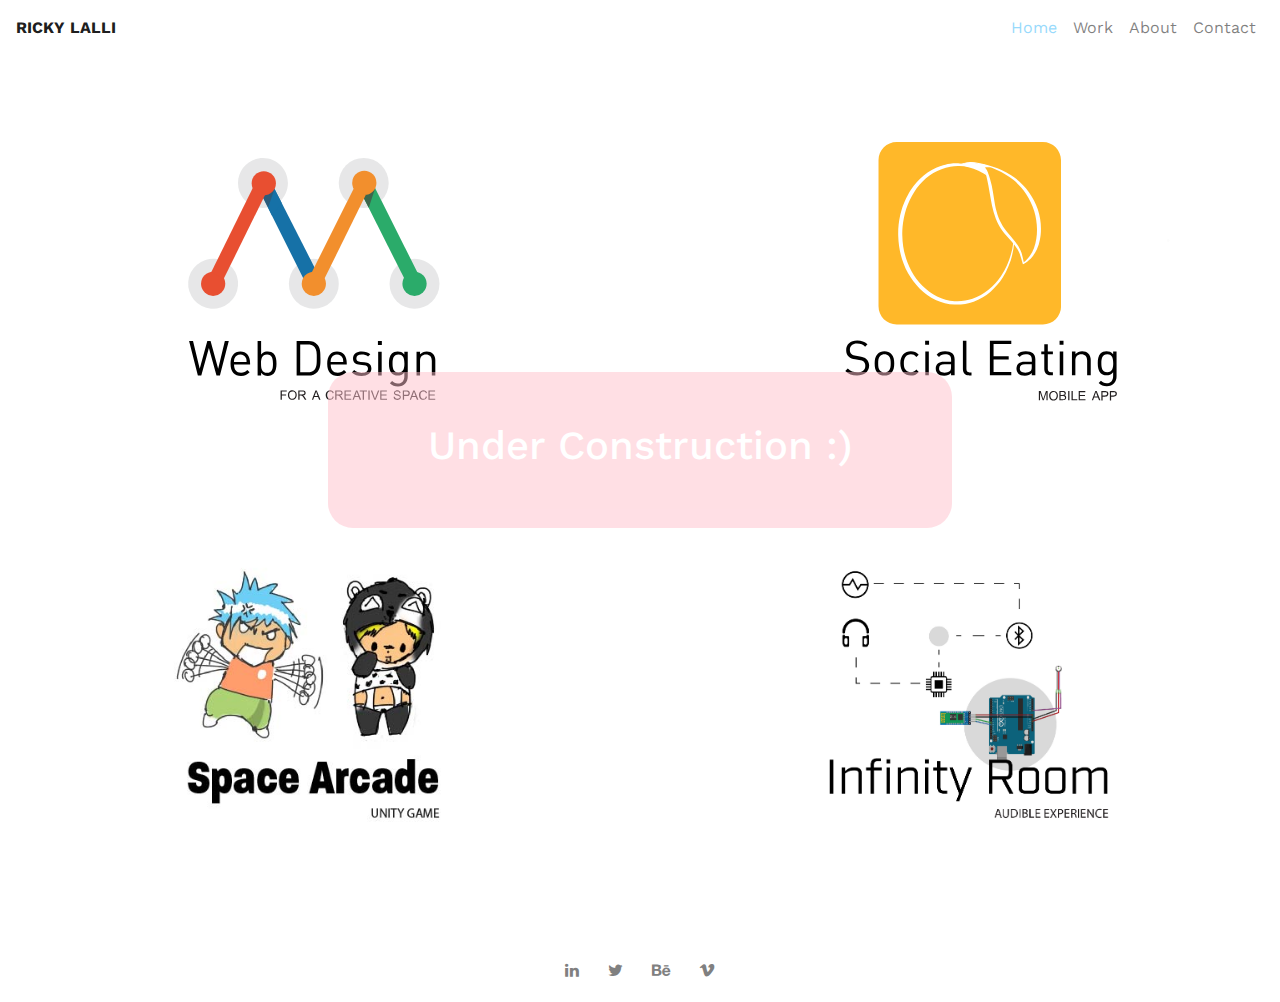
<file: index.html>
<!doctype html>
<html lang="en">

<head>
  <!-- Required meta tags -->
  <meta charset="utf-8">
  <meta name="viewport" content="width=device-width, initial-scale=1, shrink-to-fit=no">
  <meta http-equiv="X-UA-compatible" content="IE=edge">

  <!-- favicon -->
  <link rel="shortcut icon" href="assets/favicon.ico" type="image/x-icon">
  <link rel="icon" href="/favicon.ico" type="image/x-icon">

  <!-- Bootstrap CSS -->
  <!-- <link rel="stylesheet" href="/css/font-awesome.min.css"> -->
  <link rel="stylesheet" href="https://maxcdn.bootstrapcdn.com/font-awesome/4.7.0/css/font-awesome.min.css">
  <link rel="stylesheet" href="css/normalize.min.css">
  <link rel="stylesheet" href="css/bootstrap.min.css">
  <link rel="stylesheet" href="scss/styles.min.css">

  <!-- Google Font -->
  <link href="https://fonts.googleapis.com/css?family=Lobster" rel="stylesheet">
  <link href="https://fonts.googleapis.com/css?family=Cabin" rel="stylesheet">
  <link href="https://fonts.googleapis.com/css?family=Work+Sans:300,400,500,700" rel="stylesheet">


  <!-- Logo Vectors -->
  <link rel="stylesheet" href="https://cdnjs.cloudflare.com/ajax/libs/font-awesome/4.7.0/css/font-awesome.min.css">



  <title>Home</title>

</head>

<body>
  

  <div class="container-fluid">

    <!-- <h1 style="margin-left: 1rem;">UX/UI DESIGNER</h1> -->


    <nav class="navbar navbar-expand-lg navbar-light bg-light fixed-top">
      <a class="navbar-brand" href="index.html"><strong>RICKY LALLI</strong></a>

      <button class="navbar-toggler" type="button" data-toggle="collapse" data-target="#navbarSupportedContent">
        <span class="navbar-toggler-icon"></span>
      </button>

      <div class="collapse navbar-collapse" id="navbarSupportedContent">
        <ul class="navbar-nav ml-auto">
          <li class="nav-item">
            <a class="nav-link active" href="index.html">Home</a>
          </li>
          <li class="nav-item">
            <a class="nav-link" href="work.html">Work</a>
          </li>
          <li class="nav-item">
            <a class="nav-link" href="about.html">About</a>
          </li>
          <li class="nav-item">
            <a class="nav-link" href="contact.html">Contact</a>
          </li>

        </ul>

      </div>
    </nav>

<!-- update images to svg, for higher res -->

<section class="content">
  




    <div class="row">
      <div class="col-sm-12 col-md-6">
        <a href="makerlab-project.html#project-1-target">
          <div class="card">
            <!-- <img class="card-img" srcset="assets/project-slide-1-large.jpg 2000w, assets/project-slide-1-medium.jpg 1000w, assets/project-slide-1-small.jpg 500w" src="assets/project-slide-1-med.jpg" alt="Card image"> -->

            <img class="card-img" src="assets/project-slide-1-small.svg" alt="card image makerlab logo">
            <!-- <div class="card-overlay">

              <h5 class="special-card-text card-title pb-5 text-overlay">Maker Labs</h5>
              <p class="card-text mt-5 text-overlay">Explore Work</p>
            </div> -->
          </div>
        </a>

      </div>
      <div class="col-sm-12 col-md-6">
        <a href="humango-project.html#project-2-target">
          <div class="card text-white">
            <!-- <img class="card-img" srcset="assets/project-slide-2-large.jpg 2000w, assets/project-slide-2-medium.jpg 1000w, assets/project-slide-2-small.jpg 500w" src="assets/project-slide-2-med.jpg" alt="Card image"> -->

            <!-- <img class="card-img" src="assets/project-slide-2-small.jpg" alt="card image"> -->
            <img class="card-img" src="assets/project-slide-2-small.svg" alt="card image of humango app logo">

            <!-- <div class="card-overlay">
              <h5 class="special-card-text  card-title pb-5 text-overlay">Humango</h5>
              <p class="card-text mt-5 text-overlay">Explore Work</p>
            </div> -->
          </div>
        </a>
      </div>

    </div>

    <div class="row">

      <div class="col-sm-12 col-md-6">
        <a href="work.html">
          <div class="card text-white">
            <!-- <img class="card-img" srcset="assets/project-slide-3-large.jpg 2000w, assets/project-slide-3-medium.jpg 1000w, assets/project-slide-3-small.jpg 500w" src="assets/project-slide-3-med.jpg" alt="Card image"> -->

            <img class="card-img" src="assets/project-slide-3-small.jpg" alt="card image of unity game logo">

            <!-- <div class="card-overlay">
              <h5 class="special-card-text  card-title pb-5 text-overlay">Layer Leaper</h5>
              <p class="card-text mt-5 text-overlay" style="color: rgba(180, 180, 180, 1);">Check Back Soon</p>
            </div> -->
          </div>
        </a>
      </div>

      <div class="col-sm-12 col-md-6">
        <a href="work.html">
          <div class="card text-white">
            <!-- <img class="card-img" srcset="assets/project-slide-4-large.jpg 2000w, assets/project-slide-4-medium.jpg 1000w, assets/project-slide-4-small.jpg 500w" src="assets/project-slide-4-med.jpg" alt="Card image"> -->

            <img class="card-img" src="assets/project-slide-4-small.jpg" alt="card image or infinity space logo">

            <!-- <div class="card-overlay">
              <h5 class="special-card-text  card-title pb-5 text-overlay">Infinity Scape</h5>
              <p class="card-text mt-5 text-overlay" style="color: rgba(180, 180, 180, 1);">Check Back Soon</p>
            </div> -->
          </div>
        </a>
      </div>

    </div>
  
  <!--  Coming soon banner  -->
  
   <div class="middle">
    <h1>Under Construction :)</h1>
   </div>
  
  <!--  Coming soon  -->
  
  

<!-- cards 5 and 6 -->
<!--
    <div class="row">
      <div class="col-sm-12 col-md-6">
        <a href="work.html">
          <div class="card text-white">
            <img class="card-img" srcset="assets/project-slide-5-large.jpg 2000w, assets/project-slide-5-medium.jpg 1000w, assets/project-slide-5-small.jpg 500w" src="assets/project-slide-5-med.jpg" alt="Card image">

            <img class="card-img" src="assets/project-slide-5-small.jpg" alt="card image">

            <div class="card-overlay">
              <h5 class="h5 card-title pb-5 text-overlay">D i y s p o  V R</h5>
              <p class="card-text mt-5 text-overlay">Check Back Soon</p>
            </div>
          </div>
        </a>
      </div>
      <div class="col-sm-12 col-md-6">
        <a href="work.html">
          <div class="card text-white">
            <img class="card-img" srcset="assets/project-slide-6-large.jpg 2000w, assets/project-slide-6-medium.jpg 1000w, assets/project-slide-6-small.jpg 500w" src="assets/project-slide-6-med.jpg" alt="Card image">

            <img class="card-img" src="assets/project-slide-6-small.jpg" alt="card image">

            <div class="card-overlay">
              <h5 class="h5 card-title pb-5 text-overlay">R e d  R a c e r</h5>
              <p class="card-text mt-5 text-overlay">Check Back Soon</p>
            </div>
          </div>
        </a>
      </div>
    </div> -->

</section>

    <footer class="page-footer text-center pt-4 mt-4">

      <div class="text-center">
        <ul class="list-unstyled list-inline">
          <li class="list-inline-item">
            <a href="https://www.linkedin.com/in/ricky-lalli-054353117" class="fa fa-linkedin"></a>
          </li>
          <li class="list-inline-item">
            <a href="https://twitter.com/EnBoxGaming" class="fa fa-twitter"></a>
          </li>
          <li class="list-inline-item">
            <a href="https://www.behance.net/d17lallic40c" class="fa fa-behance"></a>
          </li>
          <li class="list-inline-item">
            <a href="https://vimeo.com/rickylalli" class="fa fa-vimeo"></a>
          </li>

        </ul>
      </div>

    </footer>


  </div>


  <!-- Optional JavaScript -->

  <!-- jQuery first, then Popper.js, then Bootstrap JS -->


  <script src="js/jquery-3.3.1.slim.min.js"></script>
  <script src="js/popper.min.js"> </script>
  <script src="js/bootstrap.min.js"></script>

</body>

</html>
</file>
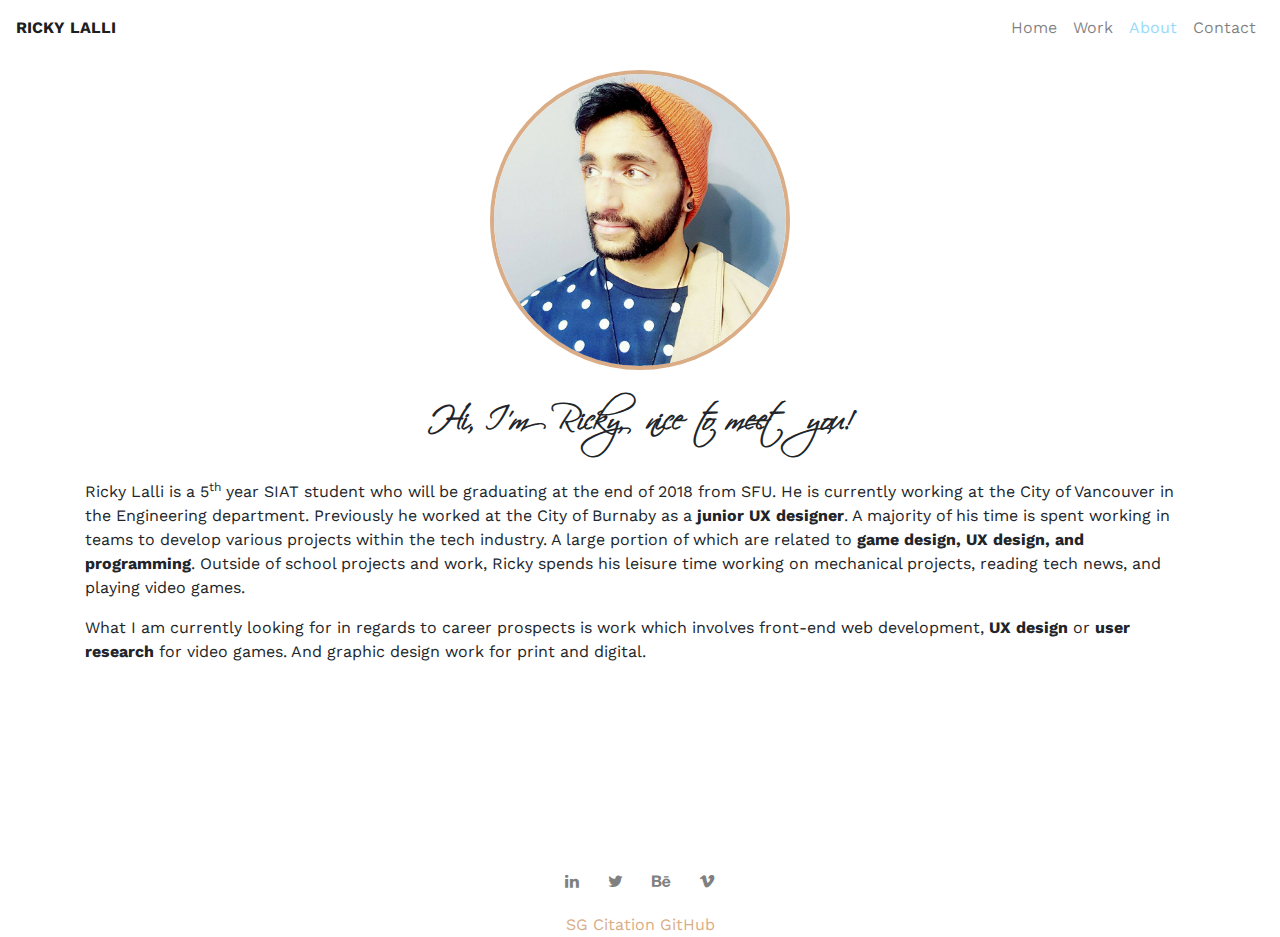
<file: about.html>
<!doctype html>
<html lang="en">

<head>
  <!-- Required meta tags -->
  <meta charset="utf-8">
  <meta name="viewport" content="width=device-width, initial-scale=1, shrink-to-fit=no">
  <meta http-equiv="X-UA-compatible" content="IE=edge">

  <!-- favicon -->
  <link rel="shortcut icon" href="assets/favicon.ico" type="image/x-icon">
  <link rel="icon" href="/favicon.ico" type="image/x-icon">

  <!-- Bootstrap CSS -->
  <!-- <link rel="stylesheet" href="/css/font-awesome.min.css"> -->
  <link rel="stylesheet" href="https://maxcdn.bootstrapcdn.com/font-awesome/4.7.0/css/font-awesome.min.css">
  <link rel="stylesheet" href="css/normalize.min.css">
  <link rel="stylesheet" href="css/bootstrap.min.css">
  <link rel="stylesheet" href="scss/styles.min.css">

  <!-- Google Font -->
  <link href="https://fonts.googleapis.com/css?family=Lobster" rel="stylesheet">
  <link href="https://fonts.googleapis.com/css?family=Cabin" rel="stylesheet">
  <link href="https://fonts.googleapis.com/css?family=Work+Sans:300,400,500,700" rel="stylesheet">


  <!-- Logo Vectors -->
  <link rel="stylesheet" href="https://cdnjs.cloudflare.com/ajax/libs/font-awesome/4.7.0/css/font-awesome.min.css">



  <title>About</title>

</head>

<body>

  <div class="container-fluid">


    <nav class="navbar navbar-expand-lg navbar-light bg-light fixed-top">
      <a class="navbar-brand" href="index.html"><strong>RICKY LALLI</strong></a>

      <button class="navbar-toggler" type="button" data-toggle="collapse" data-target="#navbarSupportedContent">
        <span class="navbar-toggler-icon"></span>
      </button>

      <div class="collapse navbar-collapse" id="navbarSupportedContent">
        <ul class="navbar-nav ml-auto">
          <li class="nav-item">
            <a class="nav-link" href="index.html">Home</a>
          </li>
          <li class="nav-item">
            <a class="nav-link" href="work.html">Work</a>
          </li>
          <li class="nav-item">
            <a class="nav-link active" href="about.html">About</a>
          </li>
          <li class="nav-item">
            <a class="nav-link" href="contact.html">Contact</a>
          </li>

        </ul>

      </div>
    </nav>





    <section class="content">

      <div class="container">


        <div class="text-center">
          <img src="assets/profile-img.jpg" class="profile-img" alt="image of ricky lalli">
        </div>

          <h4 class="h4 text-center mb-5 mt-4" id="about-message">&nbsp;</h4>
          <p class="mx-auto">
            Ricky Lalli is a 5<sup>th</sup> year SIAT student who will be graduating at the end of 2018 from SFU. He is currently working at the City of Vancouver in the Engineering department. Previously he worked at the City of Burnaby as a <strong>junior UX designer</strong>. A majority of his time is spent working in teams to develop various projects within the tech industry. A large portion of which are related to <strong>game design, UX design, and programming</strong>. Outside of school projects and work, Ricky spends his leisure time working on mechanical projects, reading tech news, and playing video games.
          </p>


          <p class="mx-auto">
            What I am currently looking for in regards to career prospects is work which involves front-end web development, <strong>UX design</strong> or <strong>user research</strong> for video games. And graphic design work for print and digital.
          </p>

      </div>

    </section>







    <footer class="page-footer text-center pt-4 mt-4">

      <div class="text-center">
        <ul class="list-unstyled list-inline">
          <li class="list-inline-item">
            <a href="https://www.linkedin.com/in/ricky-lalli-054353117" class="fa fa-linkedin"></a>
          </li>
          <li class="list-inline-item">
            <a href="https://twitter.com/EnBoxGaming" class="fa fa-twitter"></a>
          </li>
          <li class="list-inline-item">
            <a href="https://www.behance.net/d17lallic40c" class="fa fa-behance"></a>
          </li>
          <li class="list-inline-item">
            <a href="https://vimeo.com/rickylalli" class="fa fa-vimeo"></a>
          </li>
        </ul>

      </div>
      <div class="text-center">
        <a class="intext-link" href="style-guide.html">SG</a>
        <a class="intext-link" href="citation-page.html">Citation</a>
        <a class="intext-link" href="https://github.com/RickyLalli/Portfolio">GitHub</a>
      </div>

    </footer>


  </div>


  <!-- Optional JavaScript -->

  <!-- jQuery first, then Popper.js, then Bootstrap JS -->

  <script src="js/jquery-3.3.1.slim.min.js"></script>
  <script src="js/popper.min.js"> </script>
  <script src="js/bootstrap.min.js"></script>
  <script src="js/media.js"></script>

</body>

</html>
</file>
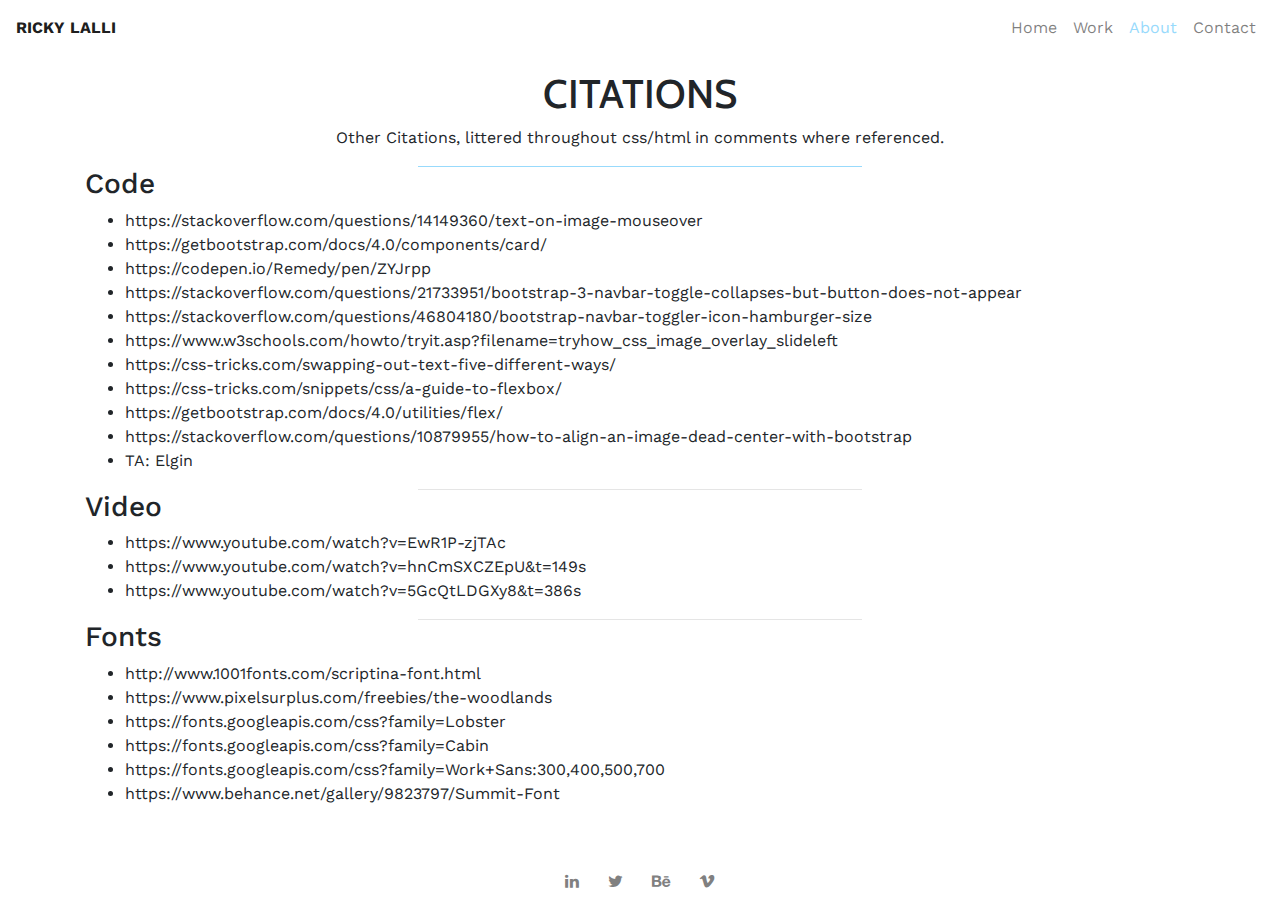
<file: citation-page.html>
<!doctype html>
<html lang="en">

<head>
  <!-- Required meta tags -->
  <meta charset="utf-8">
  <meta name="viewport" content="width=device-width, initial-scale=1, shrink-to-fit=no">
  <meta http-equiv="X-UA-compatible" content="IE=edge">

  <!-- favicon -->
  <link rel="shortcut icon" href="assets/favicon.ico" type="image/x-icon">
  <link rel="icon" href="/favicon.ico" type="image/x-icon">

  <!-- Bootstrap CSS -->
  <!-- <link rel="stylesheet" href="/css/font-awesome.min.css"> -->
  <link rel="stylesheet" href="https://maxcdn.bootstrapcdn.com/font-awesome/4.7.0/css/font-awesome.min.css">
  <link rel="stylesheet" href="css/normalize.min.css">
  <link rel="stylesheet" href="css/bootstrap.min.css">
  <link rel="stylesheet" href="scss/styles.min.css">

  <!-- Google Font -->
  <link href="https://fonts.googleapis.com/css?family=Lobster" rel="stylesheet">
  <link href="https://fonts.googleapis.com/css?family=Cabin" rel="stylesheet">
  <link href="https://fonts.googleapis.com/css?family=Work+Sans:300,400,500,700" rel="stylesheet">


  <!-- Logo Vectors -->
  <link rel="stylesheet" href="https://cdnjs.cloudflare.com/ajax/libs/font-awesome/4.7.0/css/font-awesome.min.css">



  <title>Citations</title>

</head>

<body>

  <div class="container-fluid">


    <nav class="navbar navbar-expand-lg navbar-light bg-light fixed-top">
      <a class="navbar-brand" href="index.html"><strong>RICKY LALLI</strong></a>

      <button class="navbar-toggler" type="button" data-toggle="collapse" data-target="#navbarSupportedContent">
        <span class="navbar-toggler-icon"></span>
      </button>

      <div class="collapse navbar-collapse" id="navbarSupportedContent">
        <ul class="navbar-nav ml-auto">
          <li class="nav-item">
            <a class="nav-link" href="index.html">Home</a>
          </li>
          <li class="nav-item">
            <a class="nav-link" href="work.html">Work</a>
          </li>
          <li class="nav-item">
            <a class="nav-link active" href="about.html">About</a>
          </li>
          <li class="nav-item">
            <a class="nav-link" href="contact.html">Contact</a>
          </li>

        </ul>

      </div>
    </nav>





    <section class="content">
      <div class="container">



      <h1 class="h1" style="text-align:center;">CITATIONS</h1>
      <p style="text-align:center;">Other Citations, littered throughout css/html in comments where referenced.</p>

      <hr class="main-linebreak">

      <h3>Code</h3>


      <ul>
        <li>https://stackoverflow.com/questions/14149360/text-on-image-mouseover</li>
        <li>https://getbootstrap.com/docs/4.0/components/card/</li>
        <li>https://codepen.io/Remedy/pen/ZYJrpp</li>
        <li>https://stackoverflow.com/questions/21733951/bootstrap-3-navbar-toggle-collapses-but-button-does-not-appear</li>
        <li>https://stackoverflow.com/questions/46804180/bootstrap-navbar-toggler-icon-hamburger-size</li>
        <li>https://www.w3schools.com/howto/tryit.asp?filename=tryhow_css_image_overlay_slideleft</li>
        <li>https://css-tricks.com/swapping-out-text-five-different-ways/</li>
        <li>https://css-tricks.com/snippets/css/a-guide-to-flexbox/</li>
        <li>https://getbootstrap.com/docs/4.0/utilities/flex/</li>
        <li>https://stackoverflow.com/questions/10879955/how-to-align-an-image-dead-center-with-bootstrap</li>
        <li>TA: Elgin</li>
      </ul>

      <hr>

      <h3>Video</h3>
      <ul>
        <li>https://www.youtube.com/watch?v=EwR1P-zjTAc</li>
        <li>https://www.youtube.com/watch?v=hnCmSXCZEpU&t=149s</li>
        <li>https://www.youtube.com/watch?v=5GcQtLDGXy8&t=386s</li>
      </ul>

      <hr>

      <h3>Fonts</h3>
      <ul>
        <li>http://www.1001fonts.com/scriptina-font.html</li>
        <li>https://www.pixelsurplus.com/freebies/the-woodlands</li>
        <li>https://fonts.googleapis.com/css?family=Lobster</li>
        <li>https://fonts.googleapis.com/css?family=Cabin</li>
        <li>https://fonts.googleapis.com/css?family=Work+Sans:300,400,500,700</li>
        <li>https://www.behance.net/gallery/9823797/Summit-Font</li>
      </ul>

      </div>

    </section>








    <footer class="page-footer text-center pt-4 mt-4">

      <div class="text-center">
        <ul class="list-unstyled list-inline">
          <li class="list-inline-item">
            <a href="https://www.linkedin.com/in/ricky-lalli-054353117" class="fa fa-linkedin"></a>
          </li>
          <li class="list-inline-item">
            <a href="https://twitter.com/EnBoxGaming" class="fa fa-twitter"></a>
          </li>
          <li class="list-inline-item">
            <a href="https://www.behance.net/d17lallic40c" class="fa fa-behance"></a>
          </li>
          <li class="list-inline-item">
            <a href="https://vimeo.com/rickylalli" class="fa fa-vimeo"></a>
          </li>
        </ul>

      </div>

    </footer>


  </div>


  <!-- Optional JavaScript -->

  <!-- jQuery first, then Popper.js, then Bootstrap JS -->

  <script src="js/jquery-3.3.1.slim.min.js"></script>
  <script src="js/popper.min.js"> </script>
  <script src="js/bootstrap.min.js"></script>

</body>

</html>
</file>
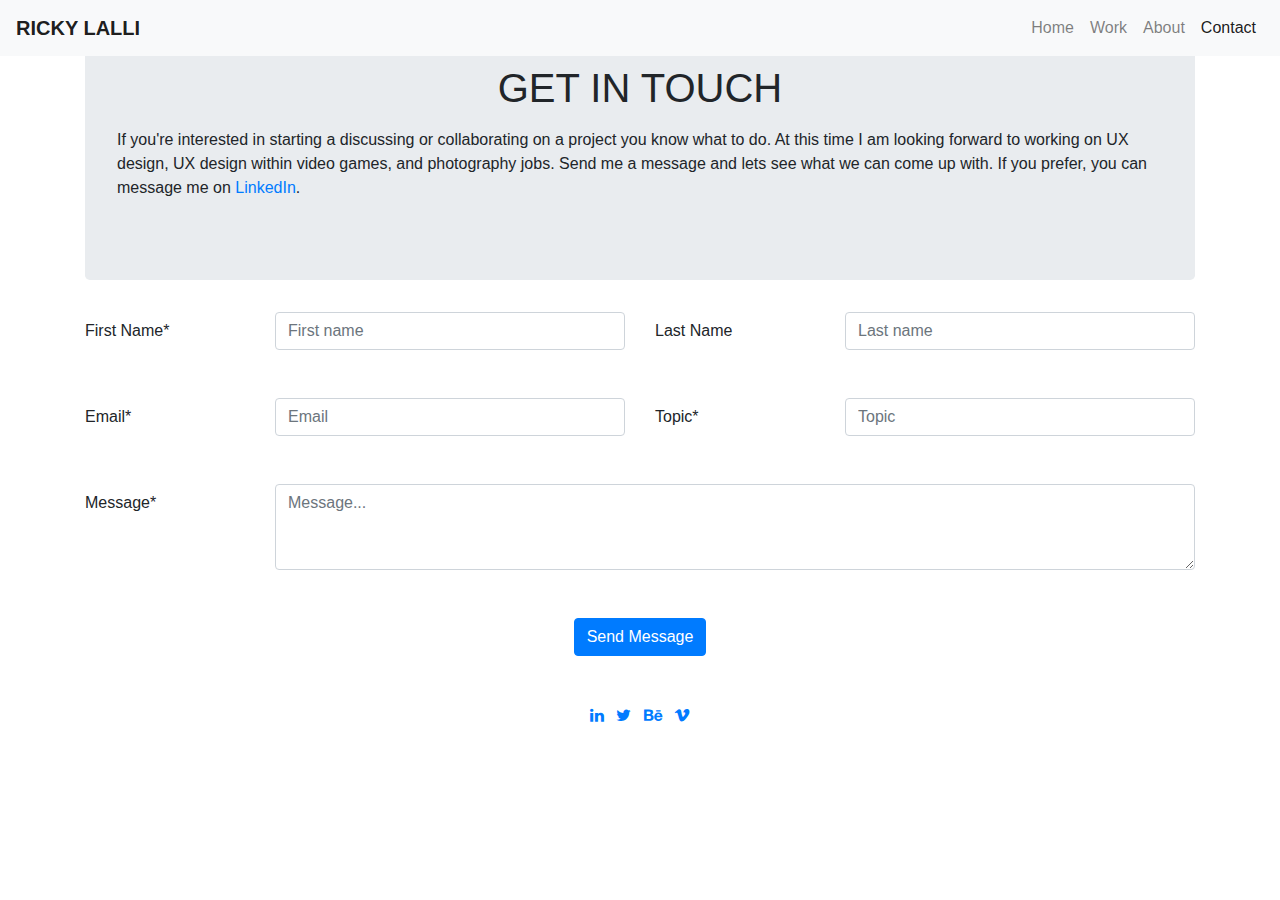
<file: contact.html>
<!doctype html>
<html lang="en">

<head>
  <!-- Required meta tags -->
  <meta charset="utf-8">
  <meta name="viewport" content="width=device-width, initial-scale=1, shrink-to-fit=no">
  <meta http-equiv="X-UA-compatible" content="IE=edge">

  <!-- favicon -->
  <link rel="shortcut icon" href="assets/favicon.ico" type="image/x-icon">
  <link rel="icon" href="/favicon.ico" type="image/x-icon">

  <!-- Bootstrap CSS -->
  <!-- <link rel="stylesheet" href="/css/font-awesome.min.css"> -->
  <link rel="stylesheet" href="https://maxcdn.bootstrapcdn.com/font-awesome/4.7.0/css/font-awesome.min.css">
  <link rel="stylesheet" href="css/normalize.min.css">
  <link rel="stylesheet" href="css/bootstrap.min.css">
 <!-- <link rel="stylesheet" href="scss/styles.min.css"> -->
 <link rel="stylesheet" href="css/styles.css">
  <!-- Google Font -->
  <link href="https://fonts.googleapis.com/css?family=Lobster" rel="stylesheet">
  <link href="https://fonts.googleapis.com/css?family=Cabin" rel="stylesheet">
  <link href="https://fonts.googleapis.com/css?family=Work+Sans:300,400,500,700" rel="stylesheet">


  <!-- Logo Vectors -->
  <link rel="stylesheet" href="https://cdnjs.cloudflare.com/ajax/libs/font-awesome/4.7.0/css/font-awesome.min.css">



  <title>Contact</title>

</head>

<body>

  <div class="container-fluid">


    <nav class="navbar navbar-expand-lg navbar-light bg-light fixed-top">
      <a class="navbar-brand" href="index.html"><strong>RICKY LALLI</strong></a>

      <button class="navbar-toggler" type="button" data-toggle="collapse" data-target="#navbarSupportedContent">
        <span class="navbar-toggler-icon"></span>
      </button>

      <div class="collapse navbar-collapse" id="navbarSupportedContent">
        <ul class="navbar-nav ml-auto">
          <li class="nav-item">
            <a class="nav-link" href="index.html">Home</a>
          </li>
          <li class="nav-item">
            <a class="nav-link" href="work.html">Work</a>
          </li>
          <li class="nav-item">
            <a class="nav-link" href="about.html">About</a>
          </li>
          <li class="nav-item">
            <a class="nav-link active" href="contact.html">Contact</a>
          </li>

        </ul>

      </div>
    </nav>

    <section class="content">

      <div class="container">

        <div class="jumbotron">
          <h1 class="h1 text-center mb-3">GET IN TOUCH</h1>


          <p class="mx-auto">
            If you're interested in starting a discussing or collaborating on a project you know what to do. At this time I am looking forward to working on UX design, UX design within video games, and photography jobs. Send me a message and lets see what we can
            come up with. If you prefer, you can message me on <a class="intext-link" href="https://www.linkedin.com/in/ricky-lalli-054353117">LinkedIn</a>.
          </p>

        </div>



     


        <form action="https://formspree.io/f/xaylvedp" method="POST">
          <div class="row">
            <label for="inputFirstName" class="col-sm-2 col-form-label">First&nbsp;Name&#42;</label>
            <div class="col-sm-12 col-md-4 mb-5">
              <input type="text" class="form-control" id="inputFirstName" placeholder="First name">
            </div>
            <label for="inputLastName" class="col-sm-2 col-form-label">Last&nbsp;Name</label>
            <div class="col-sm-12 col-md-4 mb-5">
              <input type="text" class="form-control" id="inputLastName" placeholder="Last name">
            </div>
          </div>
        

        
          <div class="row">
            <label for="inputEmail" class="col-sm-2 col-form-label">Email&#42;</label>
            <div class="col-sm-12 col-md-4 mb-5">
              <input type="email" class="form-control" name="_replyto" id="inputEmail" placeholder="Email">
            </div>
            <label for="inputTopic" class="col-sm-2 col-form-label">Topic&#42;</label>
            <div class="col-sm-12 col-md-4 mb-5">
              <input type="text" class="form-control" id="inputTopic" placeholder="Topic">
            </div>
          </div>
        

        
          <div class="row">
            <label for="inputMessage" class="col-sm-2 col-form-label">Message&#42;</label>
            <div class="col-sm-12 col-md-10 mb-5">
              <textarea class="form-control" name="body" id="inputMessage" rows="3" placeholder="Message..."></textarea>
            </div>
          </div>
        


        <div class="row">
          <div class="mx-auto">
            <button type="submit" value="Send" class="btn btn-primary">Send Message</button>
          </div>
        </div>

      </form>

      </div>




    </section>









    <footer class="page-footer text-center pt-4 mt-4">

      <div class="text-center">
        <ul class="list-unstyled list-inline">
          <li class="list-inline-item">
            <a href="https://www.linkedin.com/in/ricky-lalli-054353117" class="fa fa-linkedin"></a>
          </li>
          <li class="list-inline-item">
            <a href="https://twitter.com/EnBoxGaming" class="fa fa-twitter"></a>
          </li>
          <li class="list-inline-item">
            <a href="https://www.behance.net/d17lallic40c" class="fa fa-behance"></a>
          </li>
          <li class="list-inline-item">
            <a href="https://vimeo.com/rickylalli" class="fa fa-vimeo"></a>
          </li>

        </ul>
      </div>

    </footer>


  </div>


  <!-- Optional JavaScript -->

  <!-- jQuery first, then Popper.js, then Bootstrap JS -->

  <script src="js/jquery-3.3.1.slim.min.js"></script>
  <script src="js/popper.min.js">
  </script>
  <script src="js/bootstrap.min.js"></script>

</body>

</html>





<!-- 


<form>
  <div class="row">
    <label for="inputFirstName" class="col-sm-2 col-form-label">First&nbsp;Name&#42;</label>
    <div class="col-sm-12 col-md-4 mb-5">
      <input type="text" class="form-control" id="inputFirstName" placeholder="First name">
    </div>
    <label for="inputLastName" class="col-sm-2 col-form-label">Last&nbsp;Name</label>
    <div class="col-sm-12 col-md-4 mb-5">
      <input type="text" class="form-control" id="inputLastName" placeholder="Last name">
    </div>
  </div>
</form>

<form>
  <div class="row">
    <label for="inputEmail" class="col-sm-2 col-form-label">Email&#42;</label>
    <div class="col-sm-12 col-md-4 mb-5">
      <input type="text" class="form-control" id="inputEmail" placeholder="Email">
    </div>
    <label for="inputTopic" class="col-sm-2 col-form-label">Topic&#42;</label>
    <div class="col-sm-12 col-md-4 mb-5">
      <input type="text" class="form-control" id="inputTopic" placeholder="Topic">
    </div>
  </div>
</form>

<form>
  <div class="row">
    <label for="inputMessage" class="col-sm-2 col-form-label">Message&#42;</label>
    <div class="col-sm-12 col-md-10 mb-5">
      <textarea class="form-control" id="inputMessage" rows="3" placeholder="Message..."></textarea>
    </div>
  </div>
</form> -->
</file>
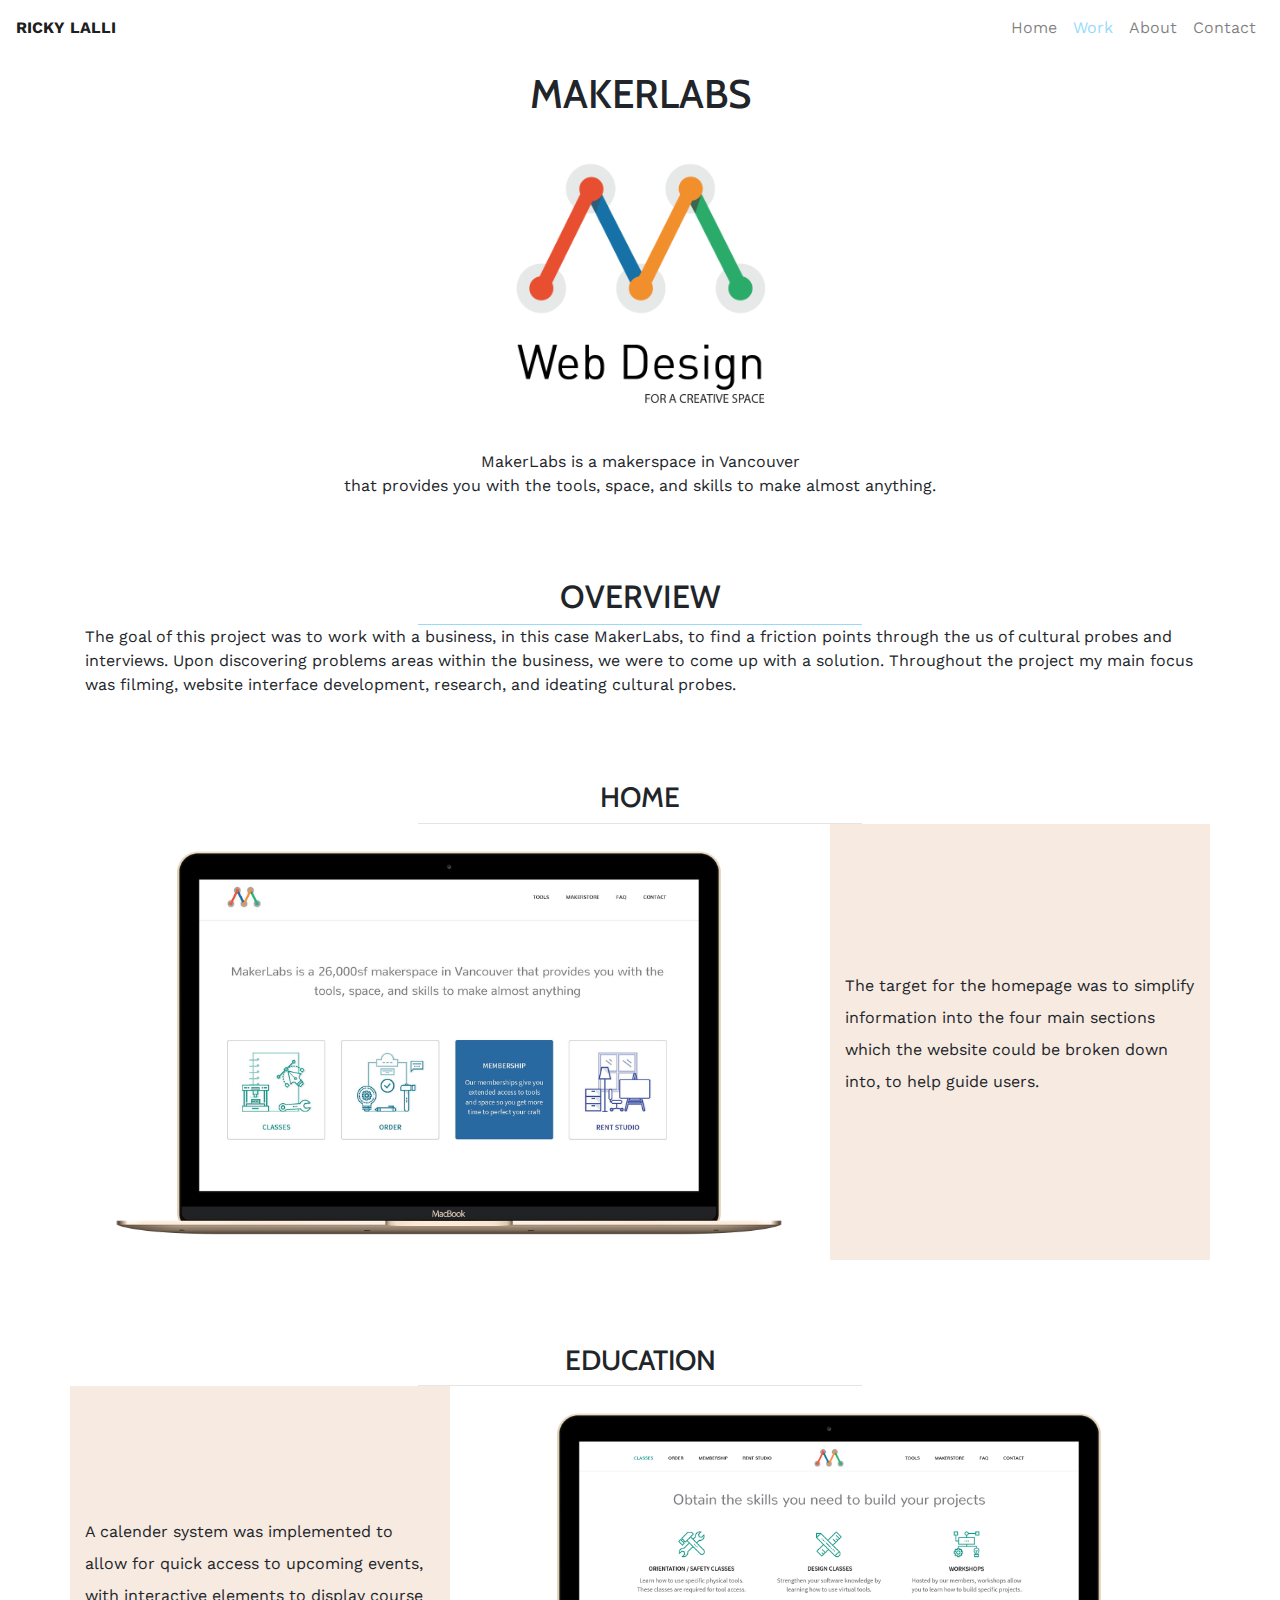
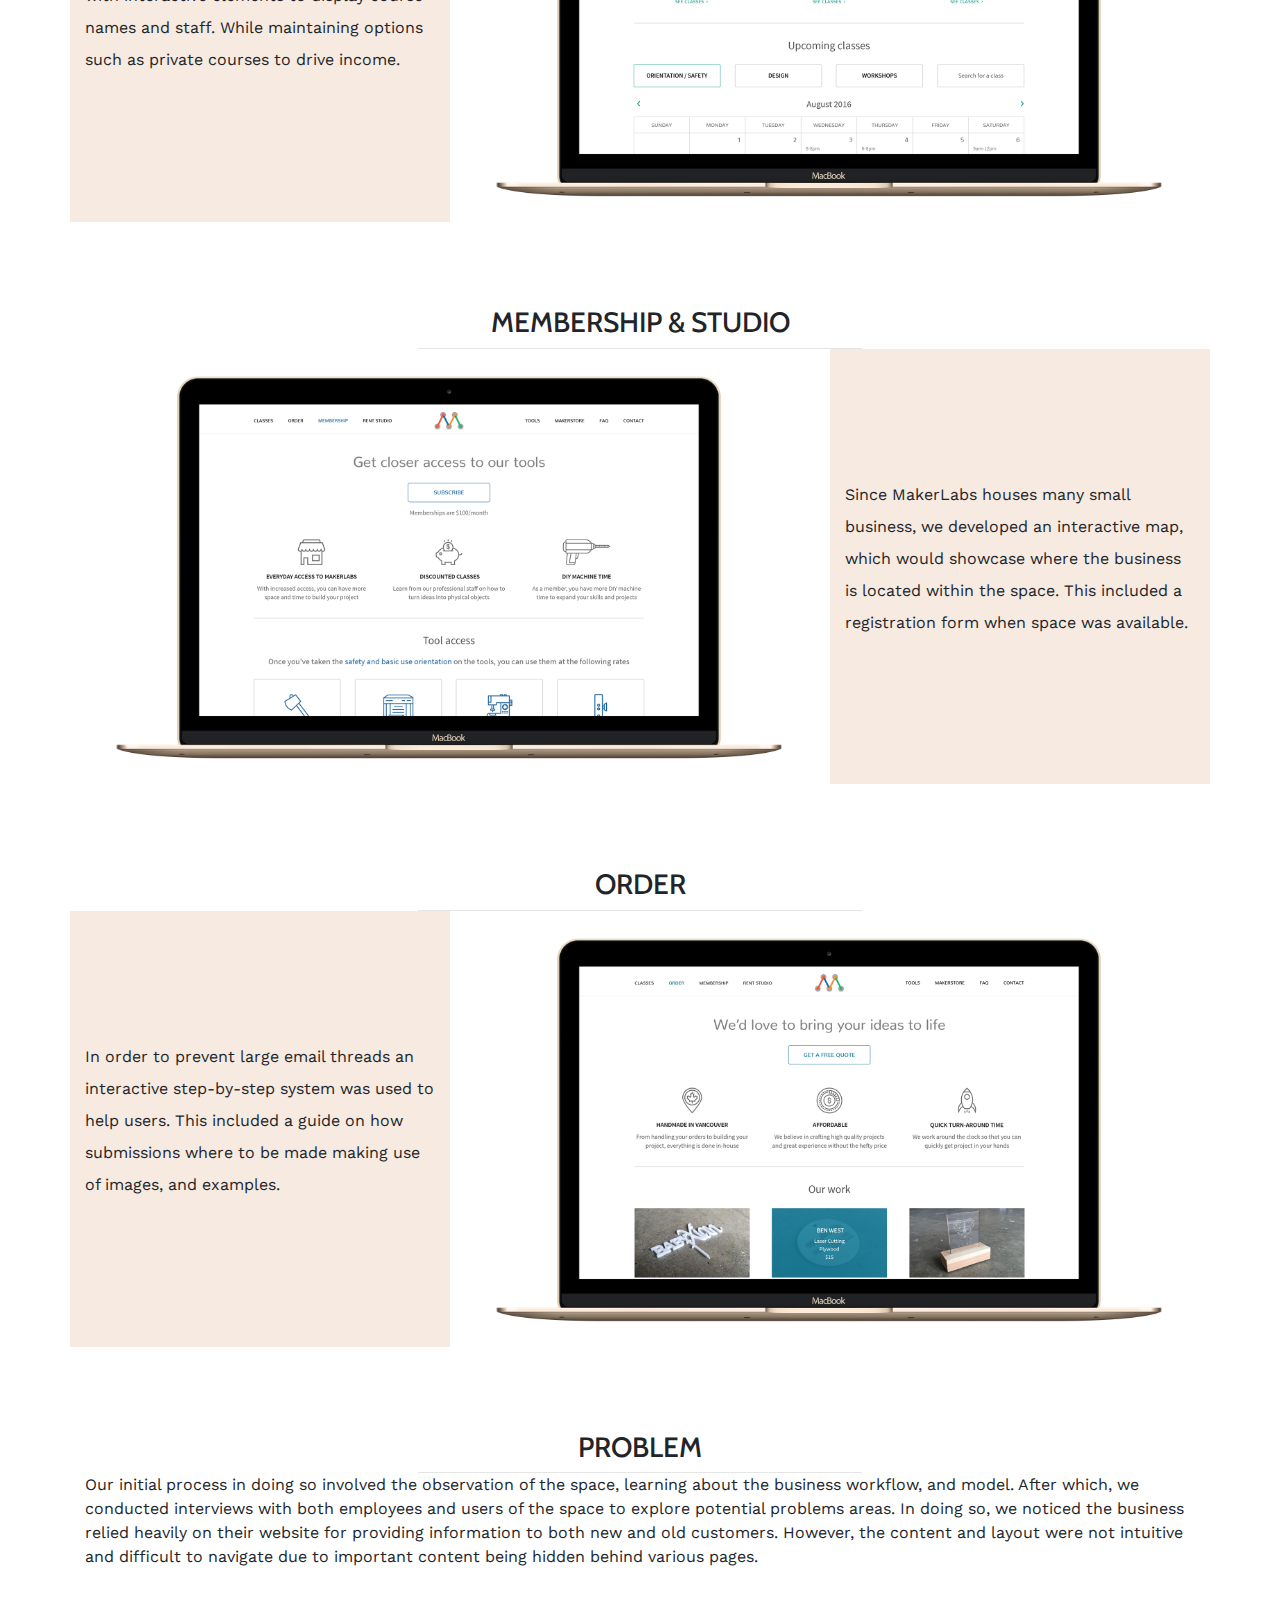
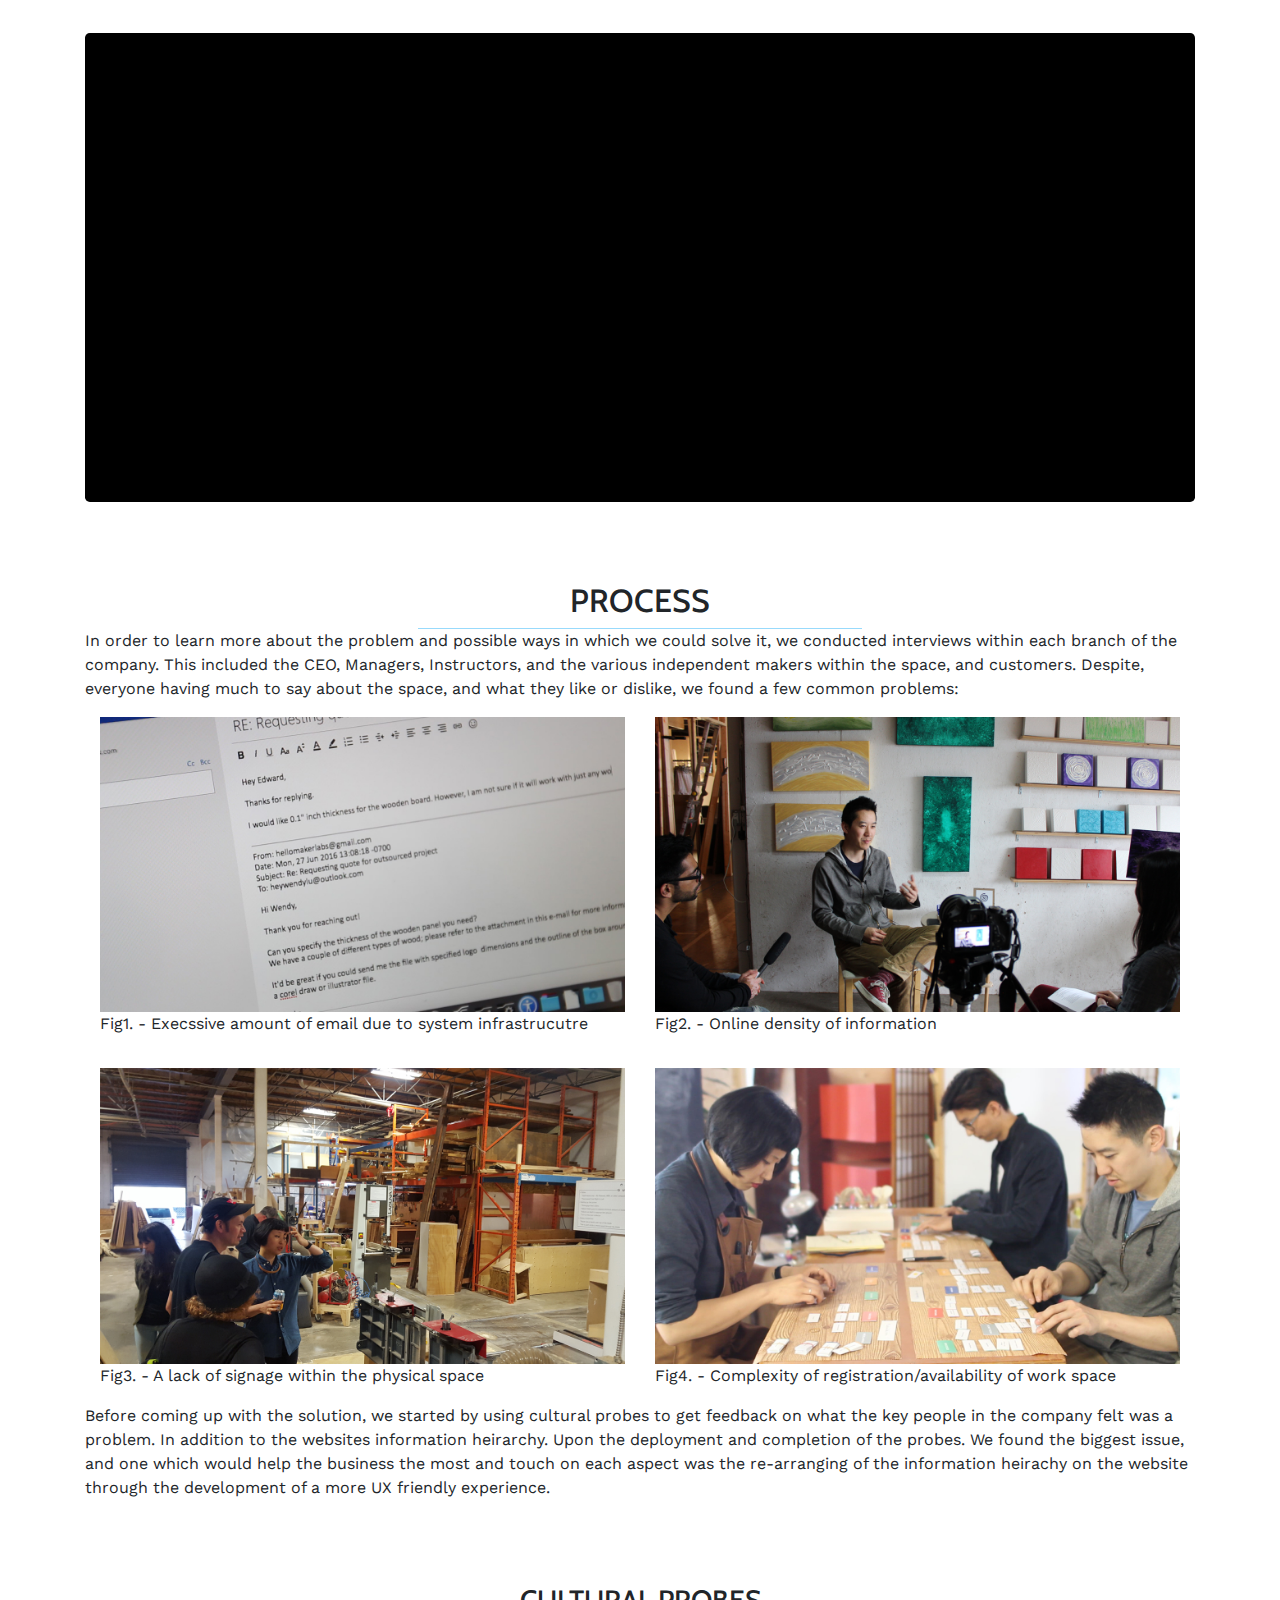
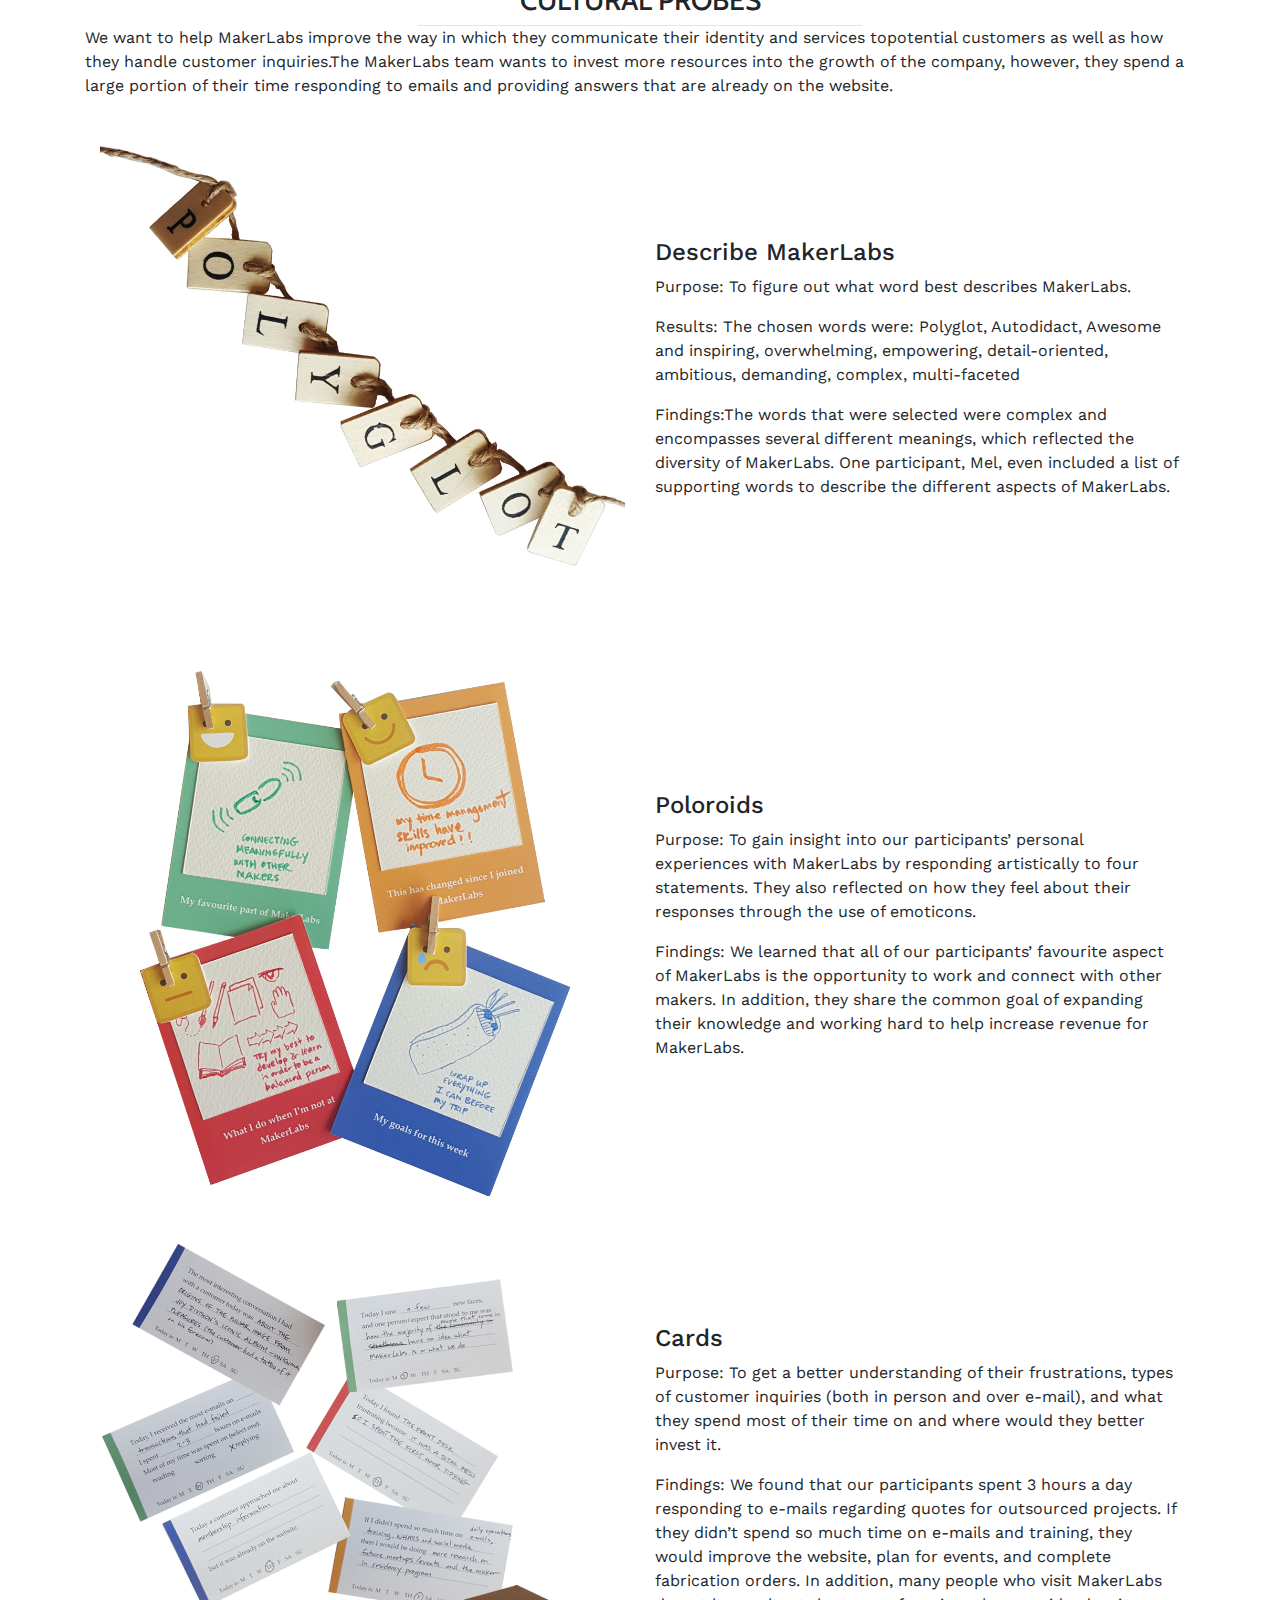
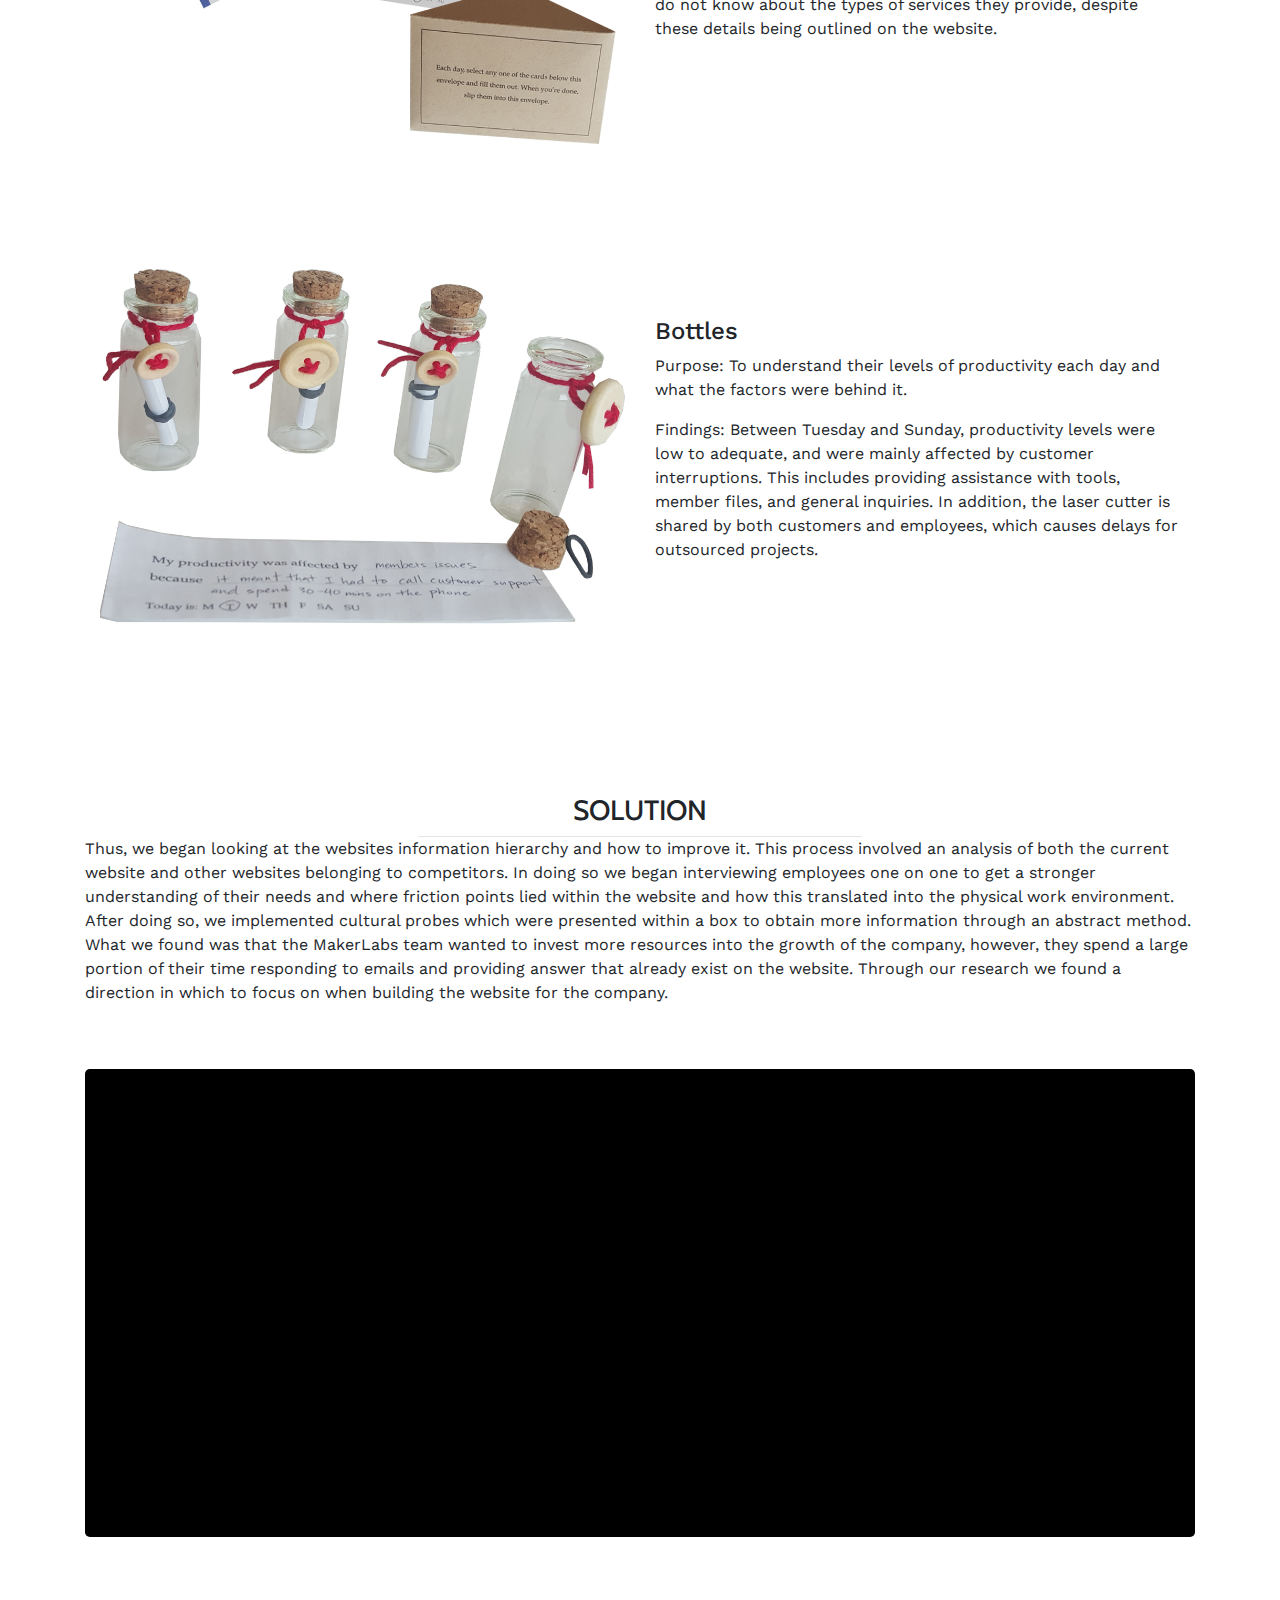
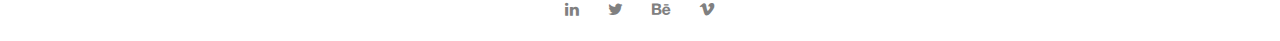
<file: makerlab-project.html>
<!doctype html>
<html lang="en">

<head>
  <!-- Required meta tags -->
  <meta charset="utf-8">
  <meta name="viewport" content="width=device-width, initial-scale=1, shrink-to-fit=no">
  <meta http-equiv="X-UA-compatible" content="IE=edge">

  <!-- favicon -->
  <link rel="shortcut icon" href="assets/favicon.ico" type="image/x-icon">
  <link rel="icon" href="/favicon.ico" type="image/x-icon">

  <!-- Bootstrap CSS -->
  <!-- <link rel="stylesheet" href="/css/font-awesome.min.css"> -->
  <link rel="stylesheet" href="https://maxcdn.bootstrapcdn.com/font-awesome/4.7.0/css/font-awesome.min.css">
  <link rel="stylesheet" href="css/normalize.min.css">
  <link rel="stylesheet" href="css/bootstrap.min.css">
  <link rel="stylesheet" href="scss/styles.min.css">

  <!-- Google Font -->
  <link href="https://fonts.googleapis.com/css?family=Lobster" rel="stylesheet">
  <link href="https://fonts.googleapis.com/css?family=Cabin" rel="stylesheet">
  <link href="https://fonts.googleapis.com/css?family=Work+Sans:300,400,500,700" rel="stylesheet">


  <!-- Logo Vectors -->
  <link rel="stylesheet" href="https://cdnjs.cloudflare.com/ajax/libs/font-awesome/4.7.0/css/font-awesome.min.css">



  <title>MakerLabs</title>

</head>

<body>





  <div class="container-fluid">


    <nav class="navbar navbar-expand-lg navbar-light bg-light fixed-top">
      <a class="navbar-brand" href="index.html"><strong>RICKY LALLI</strong></a>

      <button class="navbar-toggler" type="button" data-toggle="collapse" data-target="#navbarSupportedContent">
        <span class="navbar-toggler-icon"></span>
      </button>

      <div class="collapse navbar-collapse" id="navbarSupportedContent">
        <ul class="navbar-nav ml-auto">
          <li class="nav-item">
            <a class="nav-link" href="index.html">Home</a>
          </li>
          <li class="nav-item">
            <a class="nav-link active" href="work.html">Work</a>
          </li>
          <li class="nav-item">
            <a class="nav-link" href="about.html">About</a>
          </li>
          <li class="nav-item">
            <a class="nav-link" href="contact.html">Contact</a>
          </li>

        </ul>

      </div>
    </nav>

    <section class="content">



      <div id="project-1-target">
      </div>

      <h1 class="h1 text-center mb-3">MAKERLABS</h1>
        <!-- <img class="project-showcase-1 mx-auto d-block mb-3" srcset="assets/project-slide-1-large.jpg 2000w, assets/project-slide-1-medium.jpg 1000w, assets/project-slide-1-small.jpg 500w" src="assets/project-slide-1-med.jpg" alt="Card image"> -->
<div class="container">

        <img class="project-showcase-1 mx-auto d-block mb-3" src="assets/process-1/makerlogo2.png" alt="image of makerspace logo">

        <p class="mx-auto p-center">
            MakerLabs is a makerspace in Vancouver <br>that provides you with the tools, space, and skills to make almost anything.
        </p>


<!-- overview section -->

<h2 class="h2" style="margin-top:5rem; text-align:center;">OVERVIEW</h2>

<hr class="main-linebreak">
        <!-- <p>
          <strong>
          The fundamental flaw that disqualifies most design portfolios we receive is the fact they don't present the problem that was solved and the decisions taken to reach the solution.
          </strong>
        </p> -->



        <p>
          The goal of this project was to work with a business, in this case MakerLabs, to find a friction points through the us of cultural probes and interviews. Upon discovering problems areas within the business, we were to come up with a solution. Throughout
          the project my main focus was filming, website interface development, research, and ideating cultural probes.
        </p>

      </div>

      <div class="container">

        <!-- <h3 class="h3 project-heading" style="text-align:center;">
            WEB INFORMATION DESIGN
          </h3>
        <hr>

        <p>
          Lorem ipsum dolor sit amet, consectetur adipiscing elit, sed do eiusmod tempor incididunt ut labore et dolore magna aliqua. Ut enim ad minim veniam, quis nostrud exercitation ullamco laboris nisi ut aliquip ex ea commodo consequat. Duis aute irure dolor in reprehenderit in voluptate velit esse cillum dolore eu fugiat nulla pariatur. Excepteur sint occaecat cupidatat non proident, sunt in culpa qui officia deserunt mollit anim id est laborum.
        </p> -->

        <h3 class="h3 project-heading" style="text-align:center;">
            HOME
          </h3>
        <hr>

        <div class="row app-layouts">
          <div class="col">
            <img class="img-fluid" src="assets/process-1/laptop-home.jpg" alt="image of landing page of website design">
          </div>

          <div class="col-sm-12 col-md-4 d-flex align-items-center highlight-box">


            <p class="highlight-text highlight-right">
            The target for the homepage was to simplify information into the four main sections which the website could be broken down into, to help guide users.
            </p>

          </div>
        </div>

        <h3 class="h3 project-heading" style="text-align:center;">
            EDUCATION
          </h3>
        <hr>

        <div class="row app-layouts">
          <div class="col mobile-view">
            <img class="img-fluid" src="assets/process-1/laptop-education.jpg" alt="image of education page of website design">
          </div>

          <div class="col-sm-12 col-md-4 d-flex align-items-center highlight-box">
            <p class="highlight-text highlight-left">
            A calender system was implemented to allow for quick access to upcoming events, with interactive elements to display course names and staff. While maintaining options such as private courses to drive income.
            </p>
          </div>

          <div class="col desktop-view">
            <img class="img-fluid" src="assets/process-1/laptop-education.jpg" alt="image of education page of website design">
          </div>


        </div>




        <h3 class="h3 project-heading" style="text-align:center;">
            MEMBERSHIP & STUDIO
          </h3>
        <hr>

        <div class="row app-layouts">

          <div class="col">
            <img class="img-fluid" src="assets/process-1/laptop-membership.jpg" alt="image of membership page of website design">
          </div>

          <div class="col-sm-12 col-md-4 d-flex align-items-center highlight-box">
            <p class="highlight-text highlight-right">
            Since MakerLabs houses many small business, we developed an interactive map, which would showcase where the business is located within the space. This included a registration form when space was available.
            </p>
          </div>
        </div>

        <h3 class="h3 project-heading" style="text-align:center;">
            ORDER
          </h3>
        <hr>

        <div class="row app-layouts">
          <div class="col mobile-view">
            <img class="img-fluid" src="assets/process-1/laptop-order.jpg" alt="image of order page of website design">
          </div>
          <div class="col-sm-12 col-md-4 d-flex align-items-center highlight-box">
            <p class="highlight-text highlight-left">
            In order to prevent large email threads an interactive step-by-step system was used to help users. This included a guide on how submissions where to be made making use of images, and examples.
            </p>
          </div>

          <div class="col desktop-view">
            <img class="img-fluid" src="assets/process-1/laptop-order.jpg" alt="image of order page of website design">
          </div>



        </div>




        <h3 class="h3 project-heading" style="text-align:center;">
            PROBLEM
          </h3>
        <hr>
        <p>
          Our initial process in doing so involved the observation of the space, learning about the business workflow, and model. After which, we conducted interviews with both employees and users of the space to explore potential problems areas. In doing so, we
          noticed the business relied heavily on their website for providing information to both new and old customers. However, the content and layout were not intuitive and difficult to navigate due to important content being hidden behind various pages.
        </p>

        <div class="jumbotron video">


          <!-- 16:9 aspect ratio -->
          <div class="embed-responsive embed-responsive-16by9">
            <iframe src="https://player.vimeo.com/video/172799081" width="640" height="352"></iframe>
          </div>

        </div>



        <h2 class="h2" style="margin-top:5rem; text-align:center;">PROCESS</h2>
        <hr class="main-linebreak">
        <p>
          In order to learn more about the problem and possible ways in which we could solve it, we conducted interviews within each branch of the company. This included the CEO, Managers, Instructors, and the various independent makers within the space, and customers.
          Despite, everyone having much to say about the space, and what they like or dislike, we found a few common problems:
        </p>

        <div class="container">


        <div class="row">

          <div class="col-sm-12 col-md-6">
            <figure>
            <img class="img-fluid" src="assets/process-1/process-emails.jpg" alt="interview">
            <figcaption>Fig1. - Execssive amount of email due to system infrastrucutre</figcaption>
            </figure>
          </div>

        <div class="col-sm-12 col-md-6">

            <figure>
              <img class="img-fluid" src="assets/process-1/process-interview.jpg" alt="interview">
            <figcaption>Fig2. - Online density of information</figcaption>
            </figure>
        </div>
        </div>

        <div class="break-in-gallery">
        </div>

        <div class="row">


        <div class="col-sm-12 col-md-6">
          <figure>
            <img class="img-fluid" src="assets/process-1/process-space.jpg" alt="interview">
          <figcaption>Fig3. - A lack of signage within the physical space</figcaption>
          </figure>

        </div>

        <div class="col-sm-12 col-md-6">

          <figure>
            <img class="img-fluid" src="assets/process-1/process-workshop.jpg" alt="interview">
          <figcaption>Fig4. - Complexity of registration/availability of work space</figcaption>
          </figure>
        </div>
          </div>

          </div>



        <p>
          Before coming up with the solution, we started by using cultural probes to get feedback on what the key people in the company felt was a problem. In addition to the websites information heirarchy. Upon the deployment and completion of the probes. We found
          the biggest issue, and one which would help the business the most and touch on each aspect was the re-arranging of the information heirachy on the website through the development of a more UX friendly experience.
        </p>

        <h3 class="h3 project-heading" style="text-align:center;">
            CULTURAL PROBES
          </h3>
        <hr>

        <p>
          We want to help MakerLabs improve the way in which they communicate their identity and services topotential customers as well as how they handle customer inquiries.The MakerLabs team wants to invest more resources into the growth of the company, however, they spend a large portion of their time responding to emails and providing answers that are already on the website.
        </p>
        <div class="container">


        <div class="row app-layouts">
          <div class="col">
            <img class="img-fluid" src="assets/process-1/probe-describe.jpg" alt="image of letters tied by rope">
          </div>

          <div class="col-sm-12 col-md-6 d-flex flex-column justify-content-center">
            <h4>Describe MakerLabs</h4>

            <p>
              Purpose: To figure out what word best describes MakerLabs.
            </p>
            <p>
              Results: The chosen words were: Polyglot, Autodidact, Awesome and
              inspiring, overwhelming, empowering, detail-oriented, ambitious, demanding, complex, multi-faceted
            </p>
            <p>
              Findings:The words that were selected were complex and encompasses several different meanings, which reflected the diversity of MakerLabs. One participant, Mel, even included a list of supporting words to describe the different aspects of MakerLabs.
            </p>
          </div>
        </div>



        <div class="row app-layouts">
          <div class="col">
            <img class="img-fluid"  src="assets/process-1/probe-poloroids.jpg" alt="image of pictures drawn on poloroid cards">
          </div>

          <div class="col-sm-12 col-md-6 d-flex flex-column justify-content-center">
            <h4>Poloroids</h4>

            <p>
              Purpose: To gain insight into our participants’ personal experiences with MakerLabs by responding artistically to four statements. They also reflected on how they feel about their responses through the use of emoticons.
            </p>
            <p>
              Findings:
              We learned that all of our participants’ favourite aspect of MakerLabs is the opportunity to work and connect with other makers. In addition, they share the common goal of expanding their knowledge and working hard to help increase revenue for MakerLabs.
            </p>
          </div>
        </div>


        <div class="row app-layouts">
          <div class="col">
            <img class="img-fluid" src="assets/process-1/probe-cards.jpg" alt="image of cards, and an envelope which have been filled in">
          </div>

          <div class="col-sm-12 col-md-6 d-flex flex-column justify-content-center">
            <h4>Cards</h4>

            <p>
              Purpose: To get a better understanding of their frustrations, types of customer inquiries (both in person and over e-mail), and what they spend most of their time on and where would they better invest it.
            </p>
            <p>
              Findings:
              We found that our participants spent 3 hours a day responding to e-mails regarding quotes for outsourced projects. If they didn’t spend so much time on e-mails and training, they would improve the website, plan for events, and complete fabrication orders. In addition, many people who visit MakerLabs do not know about the types of services they provide, despite these details being outlined on the website.
            </p>
          </div>
        </div>



        <div class="row app-layouts">
          <div class="col">
            <img class="img-fluid" src="assets/process-1/probe-bottles.jpg" alt="picture of small class bottles with messages written inside">
          </div>

          <div class="col-sm-12 col-md-6 d-flex flex-column justify-content-center">
            <h4>Bottles</h4>

            <p>
              Purpose: To understand their levels of productivity each day and what the factors were
              behind it.

            </p>
            <p>
              Findings: Between Tuesday and Sunday, productivity levels were low to adequate, and were mainly affected by customer interruptions. This includes providing assistance with tools, member files, and general inquiries. In addition, the laser cutter is shared by both customers and employees, which causes delays for outsourced projects.
            </p>
          </div>
        </div>

        </div>






        <h3 class="h3 project-heading" style="text-align:center;">
            SOLUTION
          </h3>
        <hr>



        <p>
          Thus, we began looking at the websites information hierarchy and how to improve it. This process involved an analysis of both the current website and other websites belonging to competitors. In doing so we began interviewing employees one on one to get
          a stronger understanding of their needs and where friction points lied within the website and how this translated into the physical work environment. After doing so, we implemented cultural probes which were presented within a box to obtain
          more information through an abstract method. What we found was that the MakerLabs team wanted to invest more resources into the growth of the company, however, they spend a large portion of their time responding to emails and providing answer
          that already exist on the website. Through our research we found a direction in which to focus on when building the website for the company.
        </p>

        <div class="jumbotron video">


          <!-- 16:9 aspect ratio -->
          <div class="embed-responsive embed-responsive-16by9">
            <iframe class="embed-responsive-item" src="https://player.vimeo.com/video/179467990" width="640" height="360"></iframe>
          </div>

        </div>











      </div>

    </section>



    <footer class="page-footer text-center pt-4 mt-4">

      <div class="text-center">
        <ul class="list-unstyled list-inline">
          <li class="list-inline-item">
            <a href="https://www.linkedin.com/in/ricky-lalli-054353117" class="fa fa-linkedin"></a>
          </li>
          <li class="list-inline-item">
            <a href="https://twitter.com/EnBoxGaming" class="fa fa-twitter"></a>
          </li>
          <li class="list-inline-item">
            <a href="https://www.behance.net/d17lallic40c" class="fa fa-behance"></a>
          </li>
          <li class="list-inline-item">
            <a href="https://vimeo.com/rickylalli" class="fa fa-vimeo"></a>
          </li>

        </ul>
      </div>

    </footer>


  </div>


  <!-- Optional JavaScript -->

  <!-- jQuery first, then Popper.js, then Bootstrap JS -->

  <script src="js/jquery-3.3.1.slim.min.js"></script>
  <script src="js/popper.min.js">
  </script>
  <script src="js/bootstrap.min.js"></script>

</body>

</html>
</file>
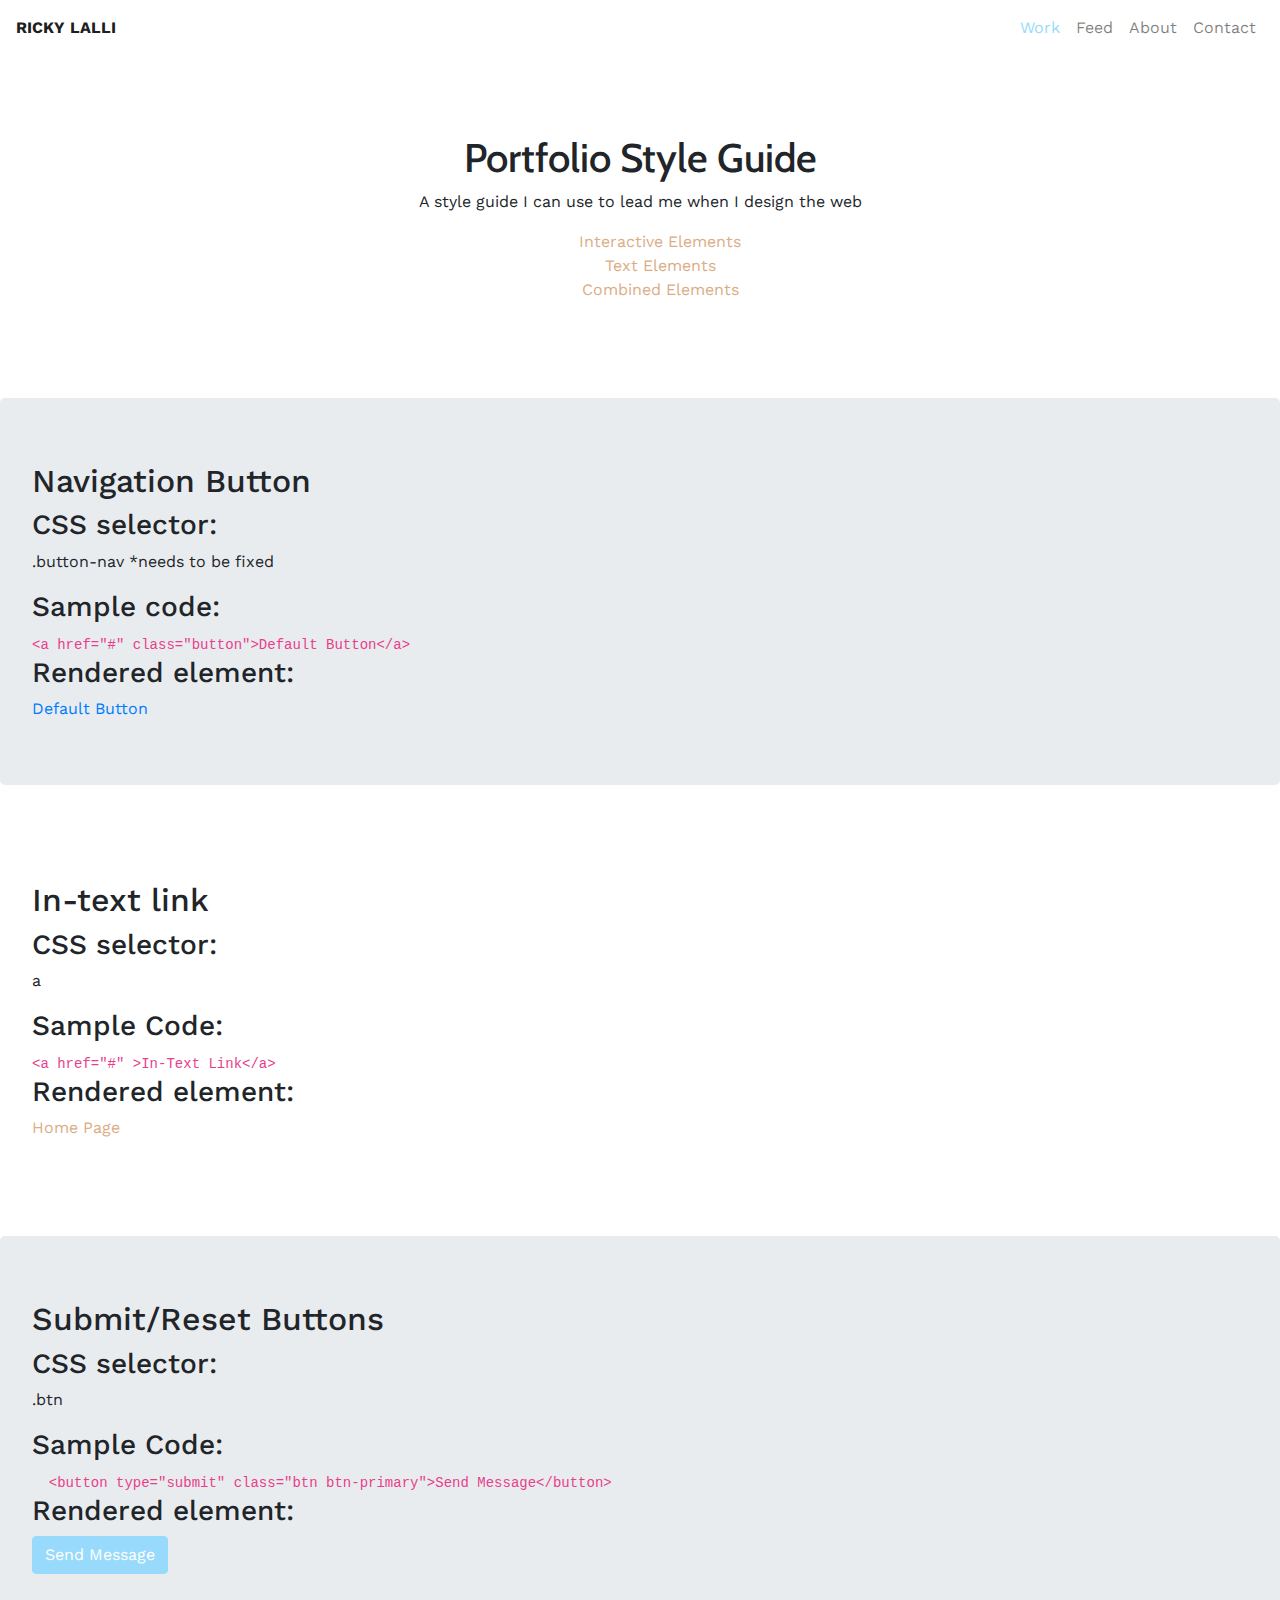
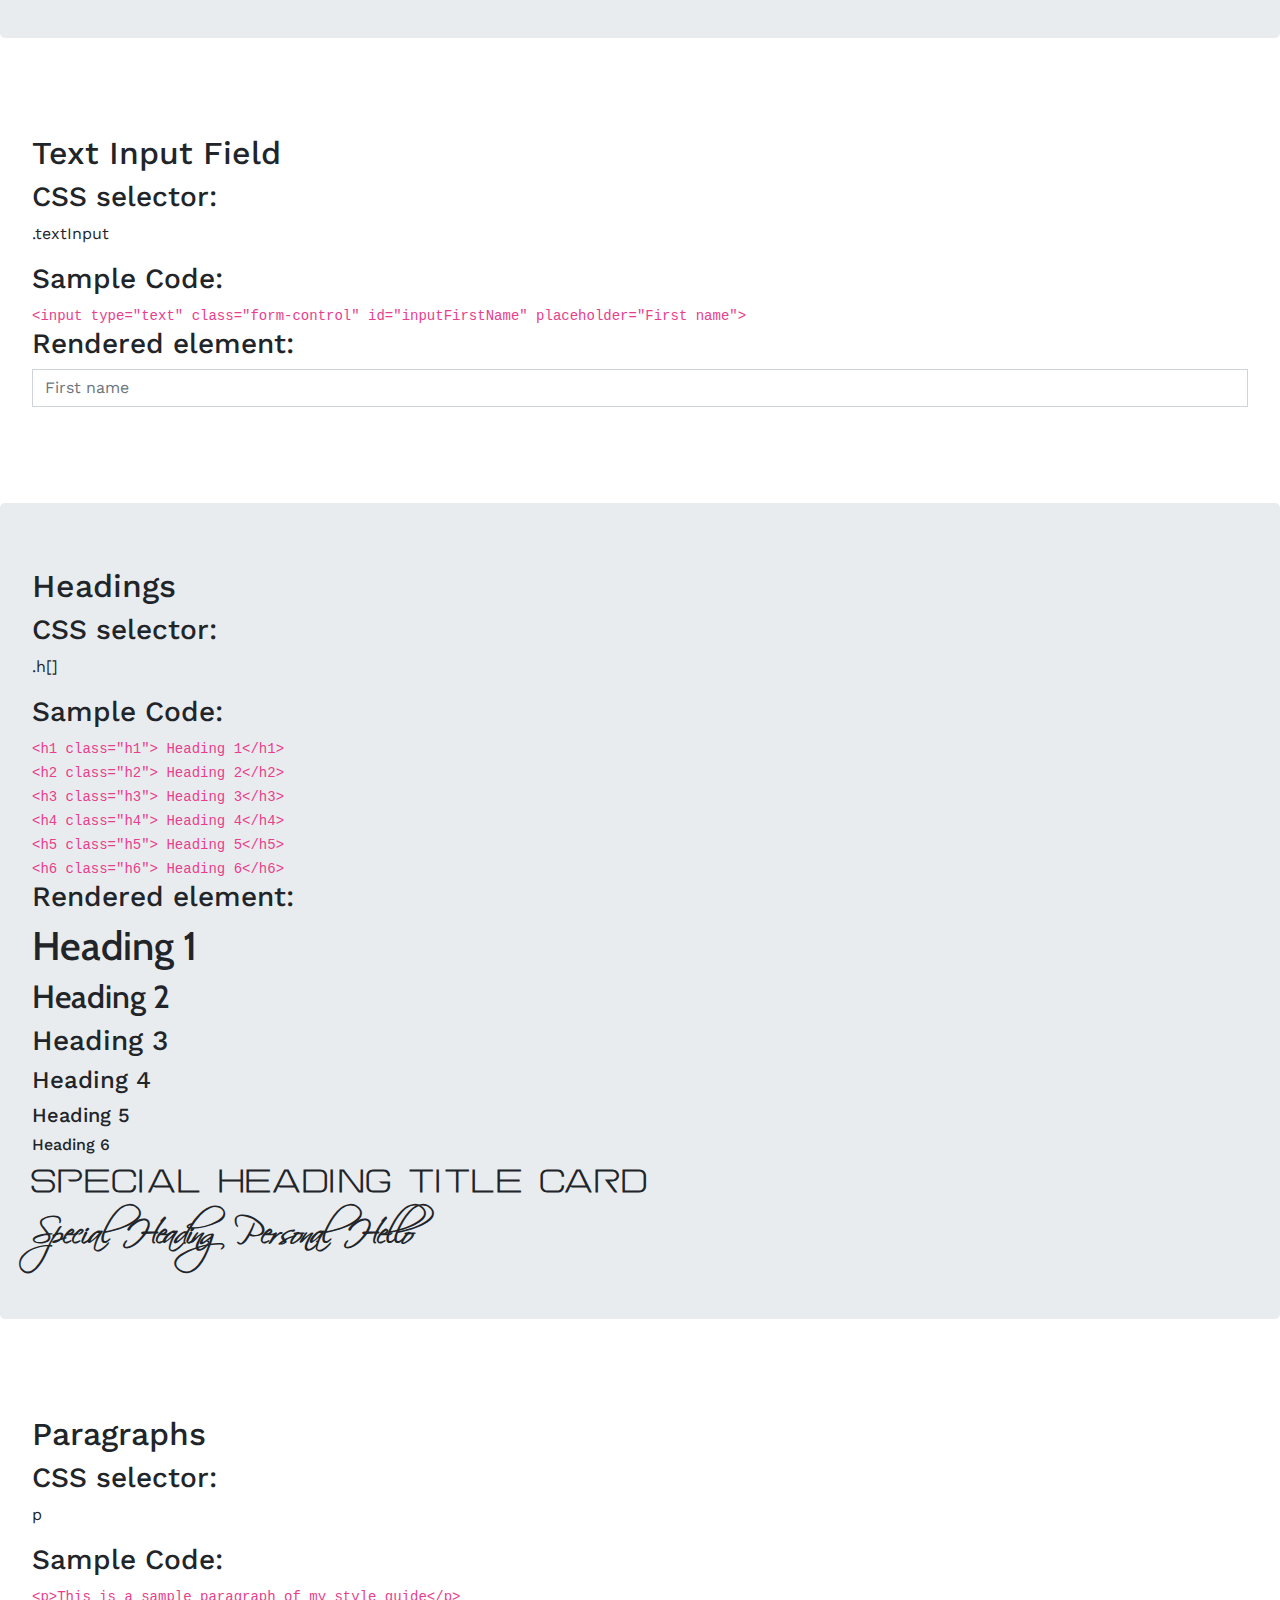
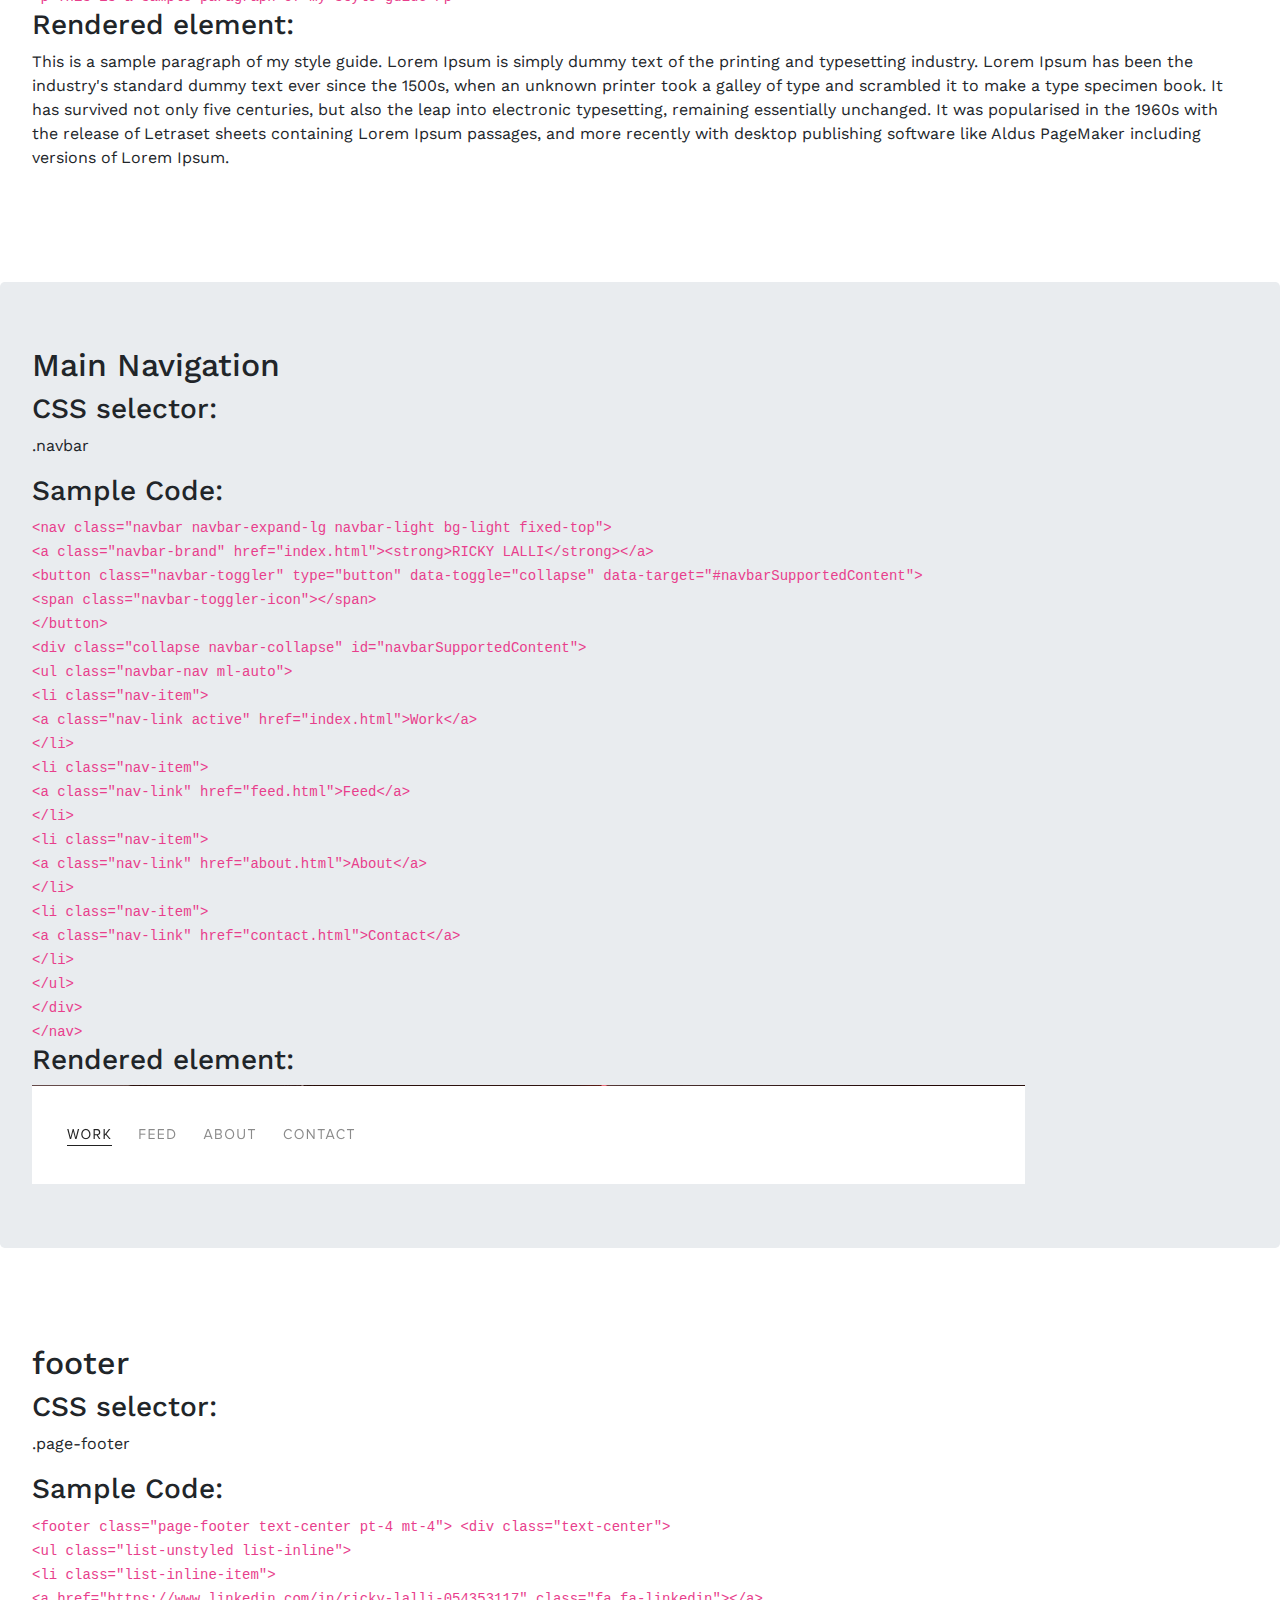
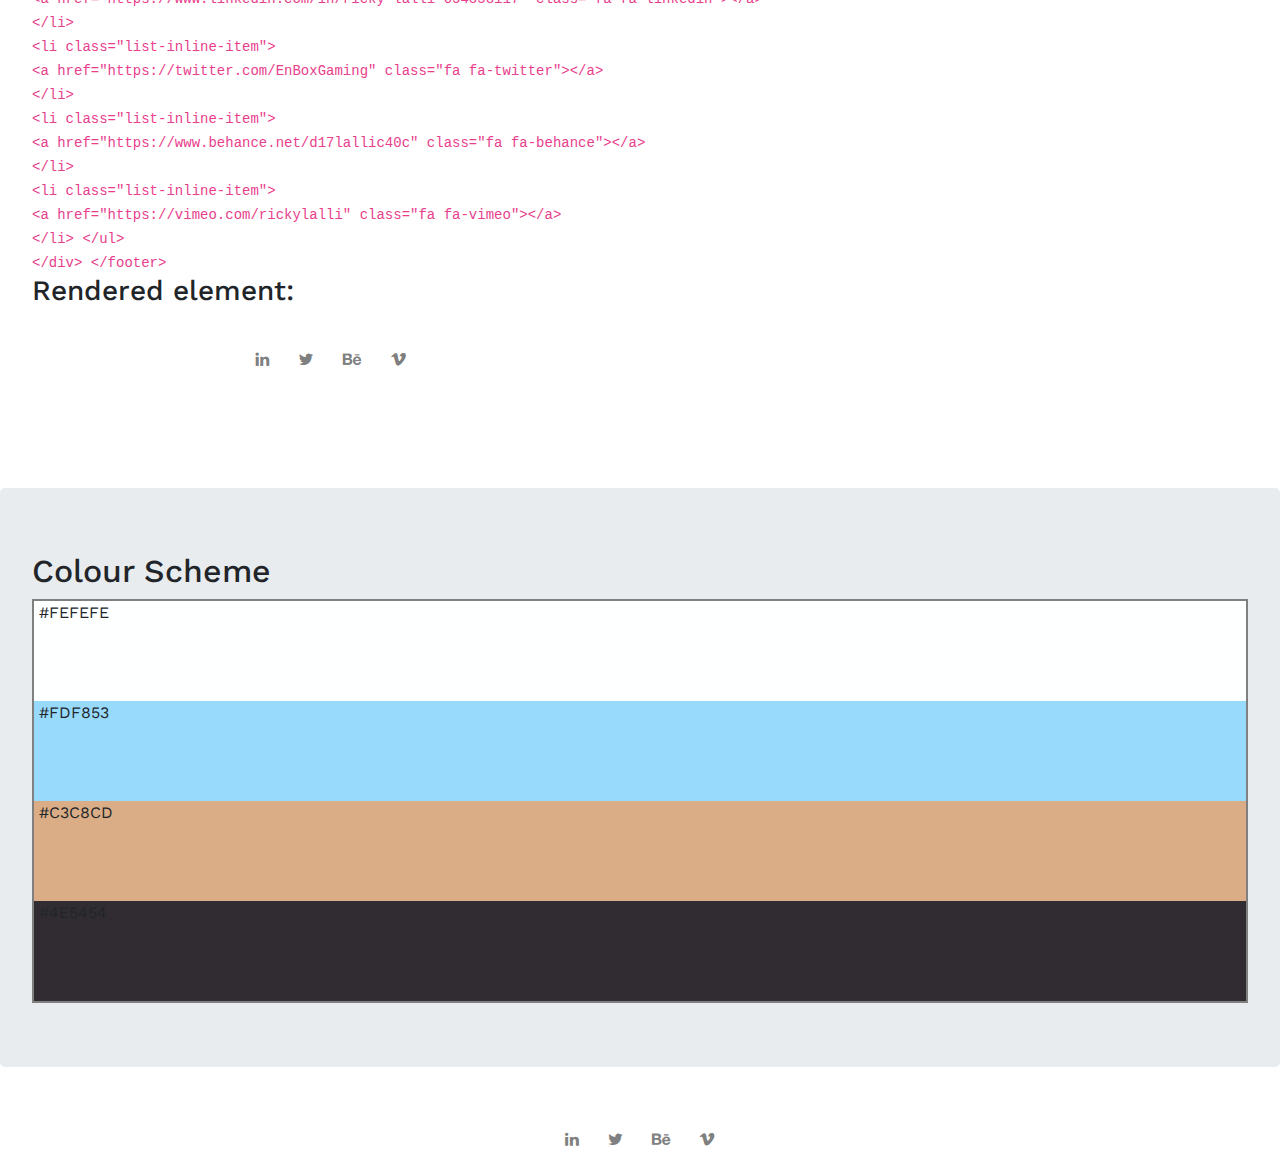
<file: style-guide.html>
<!doctype html>
<html lang="en">

<head>
	<!-- Required meta tags -->
	<meta charset="utf-8">
	<meta name="viewport" content="width=device-width, initial-scale=1, shrink-to-fit=no">
	<meta http-equiv="X-UA-compatible" content="IE=edge">

	<!-- favicon -->
  <link rel="shortcut icon" href="assets/favicon.ico" type="image/x-icon">
  <link rel="icon" href="/favicon.ico" type="image/x-icon">

	<!-- Bootstrap CSS -->
	<!-- <link rel="stylesheet" href="/css/font-awesome.min.css"> -->
	<link rel="stylesheet" href="https://maxcdn.bootstrapcdn.com/font-awesome/4.7.0/css/font-awesome.min.css">
	<link rel="stylesheet" href="css/normalize.min.css">
	<link rel="stylesheet" href="css/bootstrap.min.css">
	<link rel="stylesheet" href="scss/styles.min.css">

	<!-- Google Font -->
	<link href="https://fonts.googleapis.com/css?family=Lobster" rel="stylesheet">
	<link href="https://fonts.googleapis.com/css?family=Cabin" rel="stylesheet">
	<link href="https://fonts.googleapis.com/css?family=Work+Sans:300,400,500,700" rel="stylesheet">


	<!-- Logo Vectors -->
	<link rel="stylesheet" href="https://cdnjs.cloudflare.com/ajax/libs/font-awesome/4.7.0/css/font-awesome.min.css">



	<title>Style Guide</title>

</head>

<body>
	<!-- base on project 1 Template -->

	<!-- <div class="container-fluid"> -->
	<section class="jumbotron" style="background-color:white;">

		<h1 class="h1" style="text-align:center;">Portfolio Style Guide</h1>

		<p style="text-align:center; max-width: 100%;">A style guide I can use to lead me when I design the web</p>

		<ul style="margin: 0 auto; width:50%; text-align: center; list-style-type: none;">
			<li>
				<a href="#interactive_elements" class="intext-link">Interactive Elements</a>
			</li>
			<li>
				<a href="#text_elements" class="intext-link">Text Elements</a>
			</li>
			<li>
				<a href="#combined_elements" class="intext-link">Combined Elements</a>
			</li>
		</ul>

	</section>


	<!-- INTERACTIVE ELEMENTS SECTION // -->
	<section id="interactive_elements">

		<!-- Default Button styling section -->
		<section class="jumbotron">

			<h2>Navigation Button</h2>

			<h3>CSS selector:</h3>
			<p>.button-nav *needs to be fixed</p>

			<h3>Sample code:</h3>
			<code>&lt;a href="#" class="button"&gt;Default Button&lt;/a&gt;</code>

			<h3>Rendered element:</h3>
			<a class="button-nav" href="#">Default Button</a>

		</section>


		<!-- intext link section -->
		<section class="jumbotron" style="background-color:white;">
			<h2>In-text link</h2>
			<h3>CSS selector:</h3>
			<p>a</p>
			<h3>Sample Code:</h3>
			<code>&lt;a href="#" &gt;In-Text Link&lt;/a&gt;</code>

			<h3>Rendered element:</h3>
			<a class="intext-link" href="https://iw0kmw.axshare.com">Home Page</a>

		</section>



		<section class="jumbotron">
			<h2>Submit/Reset Buttons</h2>
			<h3>CSS selector:</h3>
			<p>.btn</p>
			<h3>Sample Code:</h3>
			<code>
					&nbsp; &lt;button type="submit" class="btn btn-primary"&gt;Send Message&lt;/button&gt;
				</code>
			<h3>Rendered element:</h3>
			<button type="submit" class="btn btn-primary">Send Message</button>

		</section>

		<section class="jumbotron" style="background-color:white;">
			<h2>Text Input Field</h2>
			<h3>CSS selector:</h3>
			<p>.textInput</p>
			<h3>Sample Code:</h3>
			<code>&lt;input type="text" class="form-control" id="inputFirstName" placeholder="First name"&gt;</code>
			<h3>Rendered element:</h3>
			<input type="text" class="form-control" id="inputFirstName" placeholder="First name">
		</section>

	</section>

	<!-- TEXT ELEMENTS SECTION // -->
	<section id="text_elements">

		<section class="jumbotron">
			<h2>Headings</h2>
			<h3>CSS selector:</h3>
			<p>.h[]</p>
			<h3>Sample Code:</h3>
			<code>&lt;h1 class="h1"&gt; Heading 1&lt;/h1&gt;<br />&lt;h2 class="h2"&gt; Heading 2&lt;/h2&gt;<br />&lt;h3 class="h3"&gt; Heading 3&lt;/h3&gt;<br />&lt;h4 class="h4"&gt; Heading 4&lt;/h4&gt;<br />&lt;h5 class="h5"&gt; Heading 5&lt;/h5&gt;<br />&lt;h6 class="h6"&gt; Heading 6&lt;/h6&gt;</code>
			<h3>Rendered element:</h3>
			<h1 class="h1"> Heading 1</h1>
			<h2 class="h2"> Heading 2</h2>
			<h3 class=""> Heading 3</h3>
			<h4 class=""> Heading 4</h4>
			<h5 class=""> Heading 5</h5>
			<h6 class=""> Heading 6</h6>

			<h4 class="special-card-text">Special Heading Title Card</h4>
			<h4 class="h4">Special Heading Personal Hello</h4>

		</section>

		<section class="jumbotron" style="background-color:white;">
			<h2>Paragraphs</h2>
			<h3>CSS selector:</h3>
			<p>p</p>
			<h3>Sample Code:</h3>
			<code>&lt;p&gt;This is a sample paragraph of my style guide&lt;/p&gt;</code>
			<h3>Rendered element:</h3>
			<p>This is a sample paragraph of my style guide. Lorem Ipsum is simply dummy text of the printing and typesetting industry. Lorem Ipsum has been the industry's standard dummy text ever since the 1500s, when an unknown printer took a galley of type and
				scrambled it to make a type specimen book. It has survived not only five centuries, but also the leap into electronic typesetting, remaining essentially unchanged. It was popularised in the 1960s with the release of Letraset sheets containing Lorem
				Ipsum passages, and more recently with desktop publishing software like Aldus PageMaker including versions of Lorem Ipsum.</p>
		</section>
		<!--
			<section class="jumbotron">
				<h2>Bulleted Lists</h2>
				<h3>CSS selector:</h3>
				<p>.bullList</p>
				<h3>Sample Code:</h3>
				<code>&lt;ul&gt;&lt;li&gt;List 1&lt;/li&gt;&lt;li&gt;List 2&lt;/li&gt;&lt;/ul&gt;</code>
				<h3>Rendered element:</h3>
				<ul class="bullList">
					<li> List 1</li>
					<li> List 2</li>
					<li> List 3</li>
				</ul>

			</section>

			<section class="jumbotron" style="background-color:white;">
				<h2>Numbered Lists</h2>
				<h3>CSS selector:</h3>
				<p>.numList</p>
				<h3>Sample Code:</h3>
				<code>&lt;ol&gt;&lt;li&gt;List 1&lt;/li&gt;&lt;li&gt;List 2&lt;/li&gt;&lt;/ol&gt;</code>
				<h3>Rendered element:</h3>
				<ol class="numList">
					<li> List 1</li>
					<li> List 2</li>
					<li> List 3</li>
				</ol>

			</section> -->

		</section>
		<!-- // TEXT ELEMENTS SECTION -->


		<!-- COMBINED ELEMENTS SECTION // -->
		<section id="combined_elements">

			<section class="jumbotron">
				<h2>Main Navigation</h2>
				<h3>CSS selector:</h3>
				<p>.navbar</p>
				<h3>Sample Code:</h3>
				<code>
					&lt;nav class="navbar navbar-expand-lg navbar-light bg-light fixed-top"&gt;<br />&lt;a class="navbar-brand" href="index.html"&gt;&lt;strong&gt;RICKY LALLI&lt;/strong&gt;&lt;/a&gt;<br />&lt;button class="navbar-toggler" type="button" data-toggle="collapse" data-target="#navbarSupportedContent"&gt;<br />&lt;span class="navbar-toggler-icon"&gt;&lt;/span&gt;<br />&lt;/button&gt;<br />&lt;div class="collapse navbar-collapse" id="navbarSupportedContent"&gt;<br />&lt;ul class="navbar-nav ml-auto"&gt;<br />&lt;li class="nav-item"&gt;<br />&lt;a class="nav-link active" href="index.html"&gt;Work&lt;/a&gt;<br />&lt;/li&gt;<br />&lt;li class="nav-item"&gt;<br />&lt;a class="nav-link" href="feed.html"&gt;Feed&lt;/a&gt;<br />&lt;/li&gt;<br />&lt;li class="nav-item"&gt;<br />&lt;a class="nav-link" href="about.html"&gt;About&lt;/a&gt;<br />&lt;/li&gt;<br />&lt;li class="nav-item"&gt;<br />&lt;a class="nav-link" href="contact.html"&gt;Contact&lt;/a&gt;<br />&lt;/li&gt;<br />&lt;/ul&gt;<br />&lt;/div&gt;<br />&lt;/nav&gt;
				</code>
				<h3>Rendered element:</h3>
				<img src="assets/nav.png" alt="navigation bar image">

				<nav class="navbar navbar-expand-lg navbar-light bg-light fixed-top">
					<a class="navbar-brand" href="index.html"><strong>RICKY LALLI</strong></a>
					<button class="navbar-toggler" type="button" data-toggle="collapse" data-target="#navbarSupportedContent">
		        <span class="navbar-toggler-icon"></span>
		      </button>
					<div class="collapse navbar-collapse" id="navbarSupportedContent">
						<ul class="navbar-nav ml-auto">
							<li class="nav-item">
								<a class="nav-link active" href="index.html">Work</a>
							</li>
							<li class="nav-item">
								<a class="nav-link" href="feed.html">Feed</a>
							</li>
							<li class="nav-item">
								<a class="nav-link" href="about.html">About</a>
							</li>
							<li class="nav-item">
								<a class="nav-link" href="contact.html">Contact</a>
							</li>
						</ul>
					</div>
				</nav>

			</section>

			<section class="jumbotron "  style="background-color:white;">
				<h2>footer</h2>
				<h3>CSS selector:</h3>
				<p>.page-footer</p>
				<h3>Sample Code:</h3>
				<code>
					&lt;footer class="page-footer text-center pt-4 mt-4"&gt; &lt;div class="text-center"&gt;<br /> &lt;ul class="list-unstyled list-inline"&gt;<br /> &lt;li class="list-inline-item"&gt;<br /> &lt;a href="https://www.linkedin.com/in/ricky-lalli-054353117" class="fa fa-linkedin"&gt;&lt;/a&gt;<br /> &lt;/li&gt;<br /> &lt;li class="list-inline-item"&gt;<br /> &lt;a href="https://twitter.com/EnBoxGaming" class="fa fa-twitter"&gt;&lt;/a&gt;<br /> &lt;/li&gt;<br /> &lt;li class="list-inline-item"&gt;<br /> &lt;a href="https://www.behance.net/d17lallic40c" class="fa fa-behance"&gt;&lt;/a&gt;<br /> &lt;/li&gt;<br /> &lt;li class="list-inline-item"&gt;<br /> &lt;a href="https://vimeo.com/rickylalli" class="fa fa-vimeo"&gt;&lt;/a&gt;<br /> &lt;/li&gt;
					&lt;/ul&gt;<br /> &lt;/div&gt;
					&lt;/footer&gt;
				</code>
				<h3>Rendered element:</h3>
				<img src="assets/footer.png" alt="footer image">

			</section>




		</section>
		<!-- // COMBINED ELEMENTS SECTION -->
		<section class="jumbotron">


			<h2>Colour Scheme</h2>
			<div id="colour-style">

				<div class="color-one box-size">
					<p>
						&nbsp;#FEFEFE
					</p>
				</div>

				<div class="color-two box-size">
					<p>
						&nbsp;#FDF853
					</p>
				</div>

				<div class="color-three box-size">
					<p>
						&nbsp;#C3C8CD
					</p>
				</div>

				<div class="color-four box-size">
					<p>
						&nbsp;#4E5454
					</p>
				</div>

			</div>

		<!-- <div style="background-color: #feffff; width: 100%; height: 100px;"></div>
		<div style="background-color: #98dafc; width: 100%; height: 100px;"></div>
		<div style="background-color: #daad86; width: 100%; height: 100px;"></div>
		<div style="background-color: #312c32; width: 100%; height: 100px;"></div> -->


		</section>



		<footer class="page-footer text-center pt-4 mt-4">

			<div class="text-center">
				<ul class="list-unstyled list-inline">
					<li class="list-inline-item">
						<a href="https://www.linkedin.com/in/ricky-lalli-054353117" class="fa fa-linkedin"></a>
					</li>
					<li class="list-inline-item">
						<a href="https://twitter.com/EnBoxGaming" class="fa fa-twitter"></a>
					</li>
					<li class="list-inline-item">
						<a href="https://www.behance.net/d17lallic40c" class="fa fa-behance"></a>
					</li>
					<li class="list-inline-item">
						<a href="https://vimeo.com/rickylalli" class="fa fa-vimeo"></a>
					</li>

				</ul>
			</div>

		</footer>


		<!-- Optional JavaScript -->

		<!-- jQuery first, then Popper.js, then Bootstrap JS -->

		<script src="js/jquery-3.3.1.slim.min.js"></script>
		<script src="js/popper.min.js"></script>
		<script src="js/bootstrap.min.js"></script>

</body>


</html>
</file>
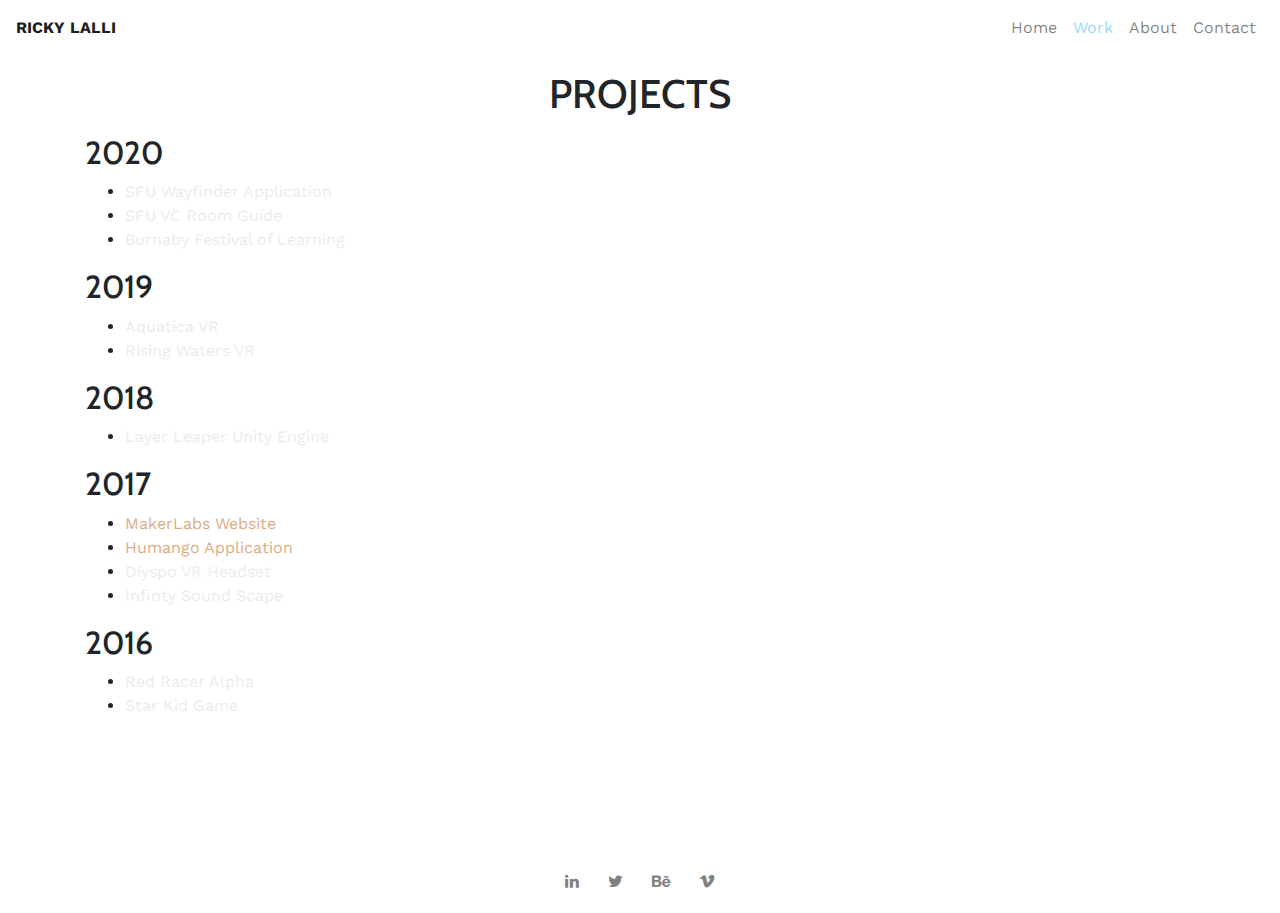
<file: work.html>
<!doctype html>
<html lang="en">

<head>
  <!-- Required meta tags -->
  <meta charset="utf-8">
  <meta name="viewport" content="width=device-width, initial-scale=1, shrink-to-fit=no">
  <meta http-equiv="X-UA-compatible" content="IE=edge">

  <!-- favicon -->
  <link rel="shortcut icon" href="assets/favicon.ico" type="image/x-icon">
  <link rel="icon" href="/favicon.ico" type="image/x-icon">

  <!-- Bootstrap CSS -->
  <!-- <link rel="stylesheet" href="/css/font-awesome.min.css"> -->
  <link rel="stylesheet" href="https://maxcdn.bootstrapcdn.com/font-awesome/4.7.0/css/font-awesome.min.css">
  <link rel="stylesheet" href="css/normalize.min.css">
  <link rel="stylesheet" href="css/bootstrap.min.css">
  <link rel="stylesheet" href="scss/styles.min.css">

  <!-- Google Font -->
  <link href="https://fonts.googleapis.com/css?family=Lobster" rel="stylesheet">
  <link href="https://fonts.googleapis.com/css?family=Cabin" rel="stylesheet">
  <link href="https://fonts.googleapis.com/css?family=Work+Sans:300,400,500,700" rel="stylesheet">


  <!-- Logo Vectors -->
  <link rel="stylesheet" href="https://cdnjs.cloudflare.com/ajax/libs/font-awesome/4.7.0/css/font-awesome.min.css">



  <title>Work</title>

</head>

<body>





  <div class="container-fluid">


    <nav class="navbar navbar-expand-lg navbar-light bg-light fixed-top">
      <a class="navbar-brand" href="index.html"><strong>RICKY LALLI</strong></a>

      <button class="navbar-toggler" type="button" data-toggle="collapse" data-target="#navbarSupportedContent">
        <span class="navbar-toggler-icon"></span>
      </button>

      <div class="collapse navbar-collapse" id="navbarSupportedContent">
        <ul class="navbar-nav ml-auto">
          <li class="nav-item">
            <a class="nav-link" href="index.html">Home</a>
          </li>
          <li class="nav-item">
            <a class="nav-link active" href="work.html">Work</a>
          </li>
          <li class="nav-item">
            <a class="nav-link" href="about.html">About</a>
          </li>
          <li class="nav-item">
            <a class="nav-link" href="contact.html">Contact</a>
          </li>

        </ul>

      </div>
    </nav>

    <section class="content">

      <div class="container">

        <h1 class="h1 text-center mb-3">PROJECTS</h1>

        <h2 class="h2 text-left mx-auto">2020</h2>
        <ul class="project-links">
          <li><a class="intext-link inactive" href="#">SFU Wayfinder Application</a></li>
          <li><a class="intext-link inactive" href="#">SFU VC Room Guide</a></li>
          <li><a class="intext-link inactive" href="#">Burnaby Festival of Learning</a></li>
        </ul>

        <h2 class="h2 text-left mx-auto">2019</h2>
        <ul class="project-links">
          <li><a class="intext-link inactive" href="#">Aquatica VR</a></li>
          <li><a class="intext-link inactive" href="#">Rising Waters VR</a></li>
        </ul>



        <h2 class="h2 text-left mx-auto">2018</h2>
        <ul class="project-links">
          <li><a class="intext-link inactive" href="#">Layer Leaper Unity Engine</a></li>
        </ul>



        <h2 class="h2 text-left mx-auto">2017</h2>
        <ul class="project-links">
          <li><a class="intext-link" href="makerlab-project.html">MakerLabs Website</a></li>
          <li><a class="intext-link" href="humango-project.html">Humango Application</a></li>
          <li><a class="intext-link inactive" href="#">Diyspo VR Headset</a></li>
          <li><a class="intext-link inactive" href="#">Infinty Sound Scape</a></li>
        </ul>




        <h2 class="h2 text-left mx-auto">2016</h2>
        <ul class="project-links">
          <li><a class="intext-link inactive" href="#">Red Racer Alpha</a></li>
          <li><a class="intext-link inactive" href="#">Star Kid Game</a></li>


        </ul>




      </div>









    </section>



    <footer class="page-footer text-center pt-4 mt-4">

      <div class="text-center">
        <ul class="list-unstyled list-inline">
          <li class="list-inline-item">
            <a href="https://www.linkedin.com/in/ricky-lalli-054353117" class="fa fa-linkedin"></a>
          </li>
          <li class="list-inline-item">
            <a href="https://twitter.com/EnBoxGaming" class="fa fa-twitter"></a>
          </li>
          <li class="list-inline-item">
            <a href="https://www.behance.net/d17lallic40c" class="fa fa-behance"></a>
          </li>
          <li class="list-inline-item">
            <a href="https://vimeo.com/rickylalli" class="fa fa-vimeo"></a>
          </li>

        </ul>
      </div>

    </footer>


  </div>


  <!-- Optional JavaScript -->

  <!-- jQuery first, then Popper.js, then Bootstrap JS -->

  <script src="js/jquery-3.3.1.slim.min.js"></script>
  <script src="js/popper.min.js">
  </script>
  <script src="js/bootstrap.min.js"></script>

</body>

</html>
</file>
<file: css/styles.css>
/* Position text in the middle */
.middle {
  position: absolute;
  top: 50%;
  left: 50%;
  transform: translate(-50%, -50%);
  text-align: center;
}

/* Style the <hr> element */
hr {
  margin: auto;
  width: 40%;
}


/* updated submit button */
/*
.btn-primary {
  background-color: pink;
} */




/* working on hover text animation/showing */

/* .overlayTest {
  position: absolute;
  bottom: 0;
  left: 0;
  right: 0;
  background-color: rgba(0, 0, 0, 0.8);
  overflow: hidden;
  width: 0;
  height: 100%;
  transition: .5s ease;
}

.card:hover .overlayTest {
  width: 100%;
}

.textTest {
  color: white;
  font-size: 20px;
  position: absolute;
  top: 50%;
  left: 50%;
  transform: translate(-50%, -50%);
  -ms-transform: translate(-50%, -50%);
  white-space: nowrap;
} */

/*

Page References

images
https://unsplash.com/photos/czDvRp5V2b0
https://unsplash.com/photos/Xf5aySvYSb4
https://unsplash.com/photos/GkinCd2enIY
https://unsplash.com/photos/l3N9Q27zULw
https://unsplash.com/photos/zEqkUMiMxMI
https://unsplash.com/photos/5m5V-Sdxe6Q
https://unsplash.com/photos/2NPV75ItVhg

code
https://stackoverflow.com/questions/14149360/text-on-image-mouseover
https://getbootstrap.com/docs/4.0/components/card/
https://codepen.io/Remedy/pen/ZYJrpp
https://stackoverflow.com/questions/21733951/bootstrap-3-navbar-toggle-collapses-but-button-does-not-appear
https://stackoverflow.com/questions/46804180/bootstrap-navbar-toggler-icon-hamburger-size
https://www.w3schools.com/howto/tryit.asp?filename=tryhow_css_image_overlay_slideleft
https://css-tricks.com/swapping-out-text-five-different-ways/


video
https://www.youtube.com/watch?v=EwR1P-zjTAc

fonts
http://www.1001fonts.com/scriptina-font.html
https://www.pixelsurplus.com/freebies/the-woodlands














*/
</file>
<file: scss/styles.min.css>
@font-face{font-family:Roboto;src:url(../fonts/Roboto/Roboto-Regular.ttf)}@font-face{font-family:PTSansBold;src:url(../fonts/PT_Sans/PT_Sans-Web-Bold.ttf);font-weight:bold}@font-face{font-family:PTSerifReg;src:url(../fonts/PT_Serif/PT_Serif-Web-Regular.ttf)}@font-face{font-family:Scriptina;src:url(../fonts/Scriptina/SCRIPTIN.ttf)}@font-face{font-family:WoodLands;src:url(../fonts/TheWoodlands-Regular.otf)}@font-face{font-family:Summit;src:url(../fonts/Summit/Summit_TrueType/SummitThin-Solid.ttf)}.h1,.h2,.h3{font-family:'Cabin', Helvetica, Arial, sans-serif}.h3{text-align:center}.special-card-text{font-family:Summit;font-size:2rem;font-weight:800}.h4,.h5,.h6{font-family:Scriptina;font-size:2rem;font-weight:800}.card-img,.card{border-radius:0 !important}body{padding-top:70px;font-family:'Work Sans', sans-serif !important;font-weight:400;font-size:1rem}p.content{max-width:50rem}label.col-sm-2.col-form-label{font-size:1rem}.navbar a{color:black;font-size:1rem}.navbar a:hover,.navbar a:focus{color:#C3C8CD}.navbar{background-color:white !important}ul.nav a:hover{color:#555 !important}.navbar-toggler-icon{width:2rem !important;height:1.25rem !important}.navbar-toggler{min-width:1px;min-height:1px;padding:0.5rem}.container-fluid{padding:0}.content{min-height:83vh}.col-md-6{padding-left:0;padding-right:0}.fa{color:grey;padding:0.5rem;text-decoration:none}.mb-6{margin-bottom:5rem}#colour-style{border:solid 2px grey}.box-size{width:100%;height:100px}.color-one{background-color:#feffff}.color-two{background-color:#98dafc}.color-three{background-color:#daad86}.color-four{background-color:#312c32}.navbar-light .navbar-nav .active>.nav-link,.navbar-light .navbar-nav .nav-link.active,.navbar-light .navbar-nav .nav-link.show,.navbar-light .navbar-nav .show>.nav-link{color:#98dafc}.navbar-light .navbar-nav .active>.nav-link,.navbar-light .navbar-nav .nav-link.show,.navbar-light .navbar-nav .nav-link:hover,.navbar-light .navbar-nav .show>.nav-link{color:#312c32}.fa:hover{text-decoration:none;color:#98dafc}.card{border:none;overflow:hidden;width:auto}.card-img{-moz-transition:all 0.3s;-webkit-transition:all 0.3s;transition:all 0.3s}.card:hover{-moz-transition:all 0.3s;-webkit-transition:all 0.3s;transition:all 0.3s}.card:hover .card-img{-moz-transform:scale(1.3);-webkit-transform:scale(1.3);transform:scale(1.3)}.card:hover .card-overlay{width:100%}.card-overlay{position:absolute;bottom:0;left:0;right:0;background-color:rgba(0,0,0,0.8);overflow:hidden;width:0;height:100%;transition:0.5s ease}.text-overlay{color:white;position:absolute;top:50%;left:50%;transform:translate(-50%, -50%);-ms-transform:translate(-50%, -50%);white-space:nowrap}.profile-img{border-radius:50% !important;width:300px;border:solid 4px #daad86}.border-color{background-color:red;border:solid 2px red}.btn-primary{background-color:#98dafc;border-color:#98dafc}.btn-primary:hover{background-color:#00a8ff;border-color:#00a8ff}.intext-link{color:#daad86}.intext-link:hover{color:#312c32;text-decoration:none;border-bottom:1px solid #312c32}.embed-responsive{width:75%;margin:0 auto}.phone-animation{width:50%}.inactive{color:#e9ecef;pointer-events:none}.p-center{text-align:center}.project-showcase-1{width:18.75rem}.app-layouts{margin-bottom:2rem}.header-bar{margin:0 -500%;padding:20px 500%;background:#FFEFCD;margin-bottom:1rem}.h3 .header-bar{color:white}.main-linebreak{border-top:1px solid #98dafc}.project-heading{margin-top:3em}hr{margin-bottom:2rem}.wireframes-sketches{max-width:75%;margin-bottom:1rem}.image-responsive{max-width:90%}.form-control{border-radius:0 !important}.desktop-view{display:block}.mobile-view{display:none}.highlight-box{background-color:rgba(218,173,134,0.25)}.highlight-text{line-height:32px}.jumbotron.video{padding:0;background-color:black}.video{margin-top:4rem}.col-md-6{padding-left:15px;padding-right:15px}@media only screen and (max-width: 991px){.highlight-right::before{display:none}.highlight-left::before{display:none}.highlight-box{background-color:rgba(255,255,255,0)}}@media only screen and (min-width: 844px){.break-in-gallery{margin-top:1rem}}@media only screen and (max-width: 767px){.desktop-view{display:none}.mobile-view{display:inline-block}p{margin-top:2rem}}.phone-display-on-mobile{height:inherit}@media only screen and (max-width: 633px){.phone-display-on-mobile{max-height:90vh}}@media only screen and (max-width: 767px){.wireframes-sketches{max-width:100%}}@media only screen and (max-width: 991px){.embed-responsive{width:100%;margin:0 auto}.image-responsive{max-width:100%}.jumbotron.video{padding:0}}@media only screen and (min-width: 500px){.about-message:after{content:"Hi, I'm &nbsp;Ricky,&nbsp; nice to meet&nbsp; you!"}}@media only screen and (max-width: 500px){.card .card-overlay{width:100%}.about-message:after{content:""}}




/* Position text in the middle */
.middle {
  position: absolute;
  top: 50%;
  left: 50%;
  transform: translate(-50%, -50%);
  text-align: center;
  padding: 50px 100px 50px 100px;
  background-color: pink;
  color: white;
  border-radius: 25px;
  opacity: 50%;
}

/* Style the <hr> element */
hr {
  margin: auto;
  width: 40%;
}
</file>
